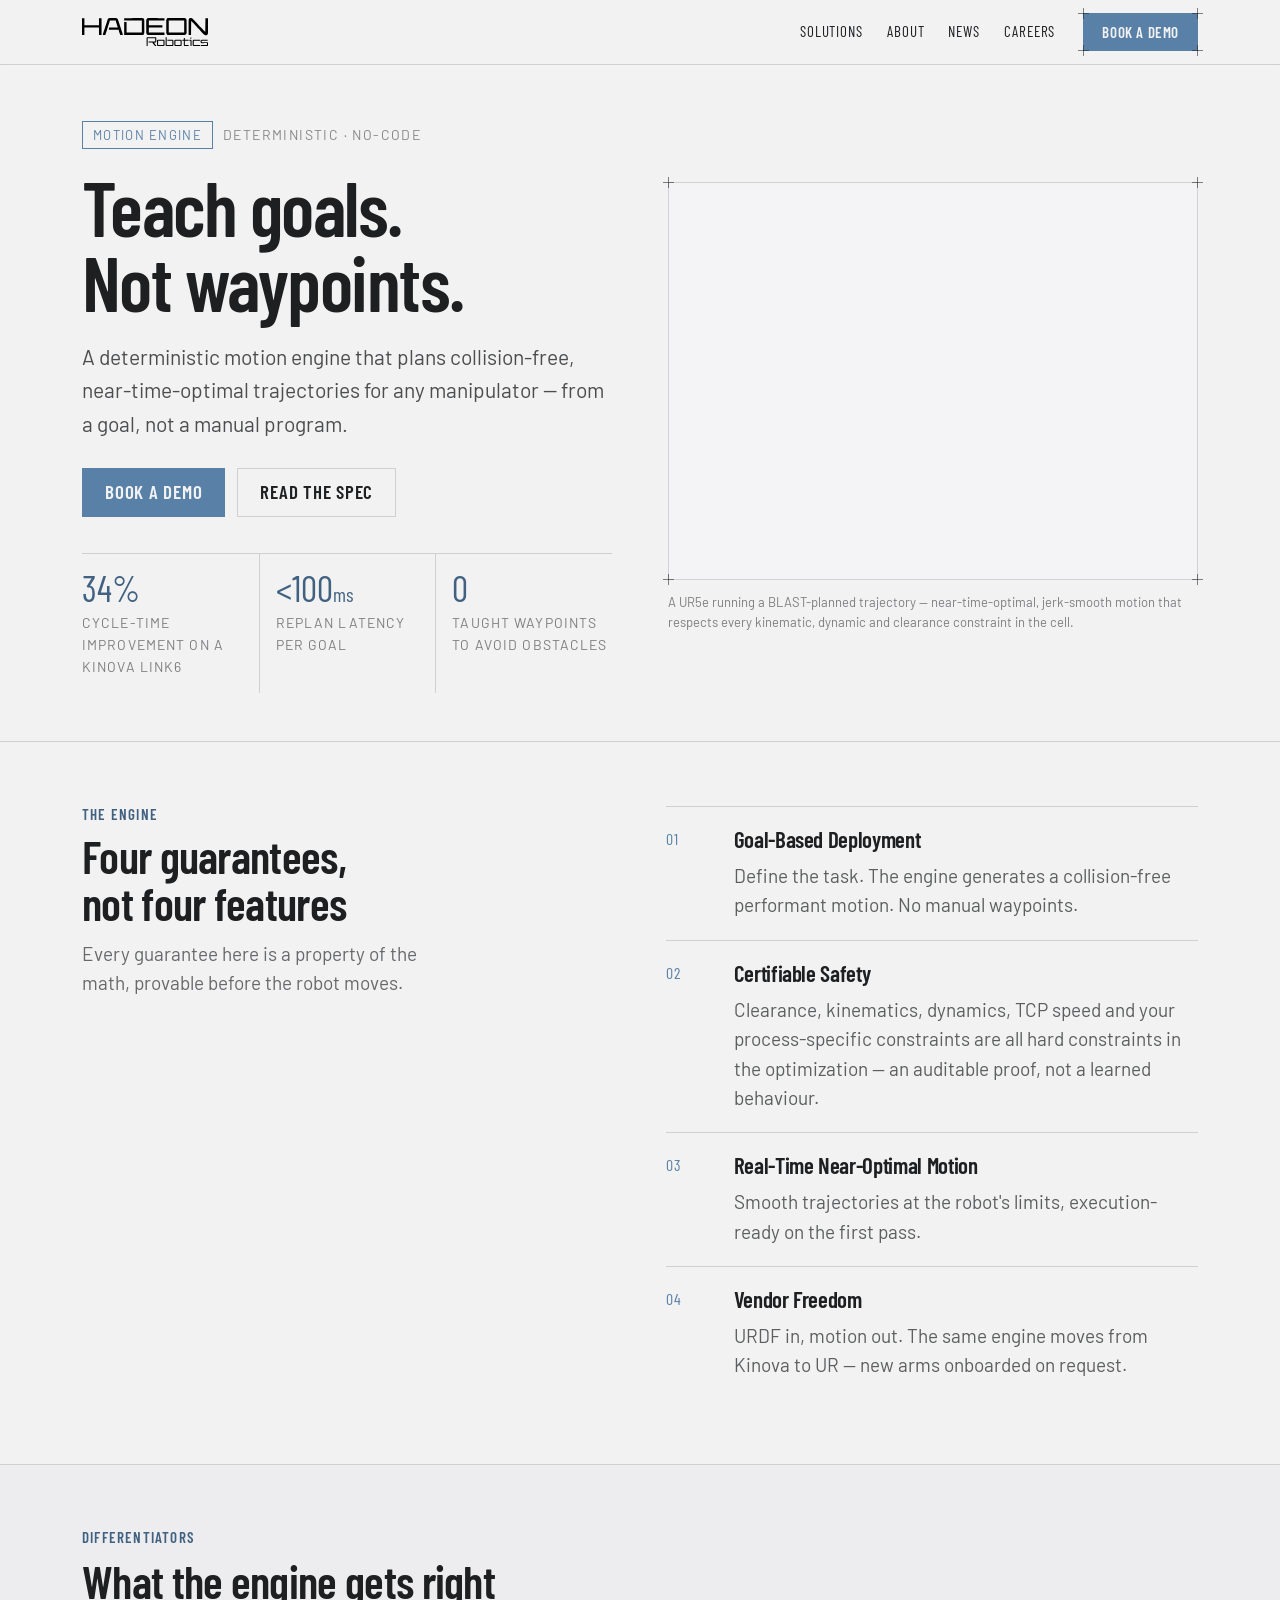
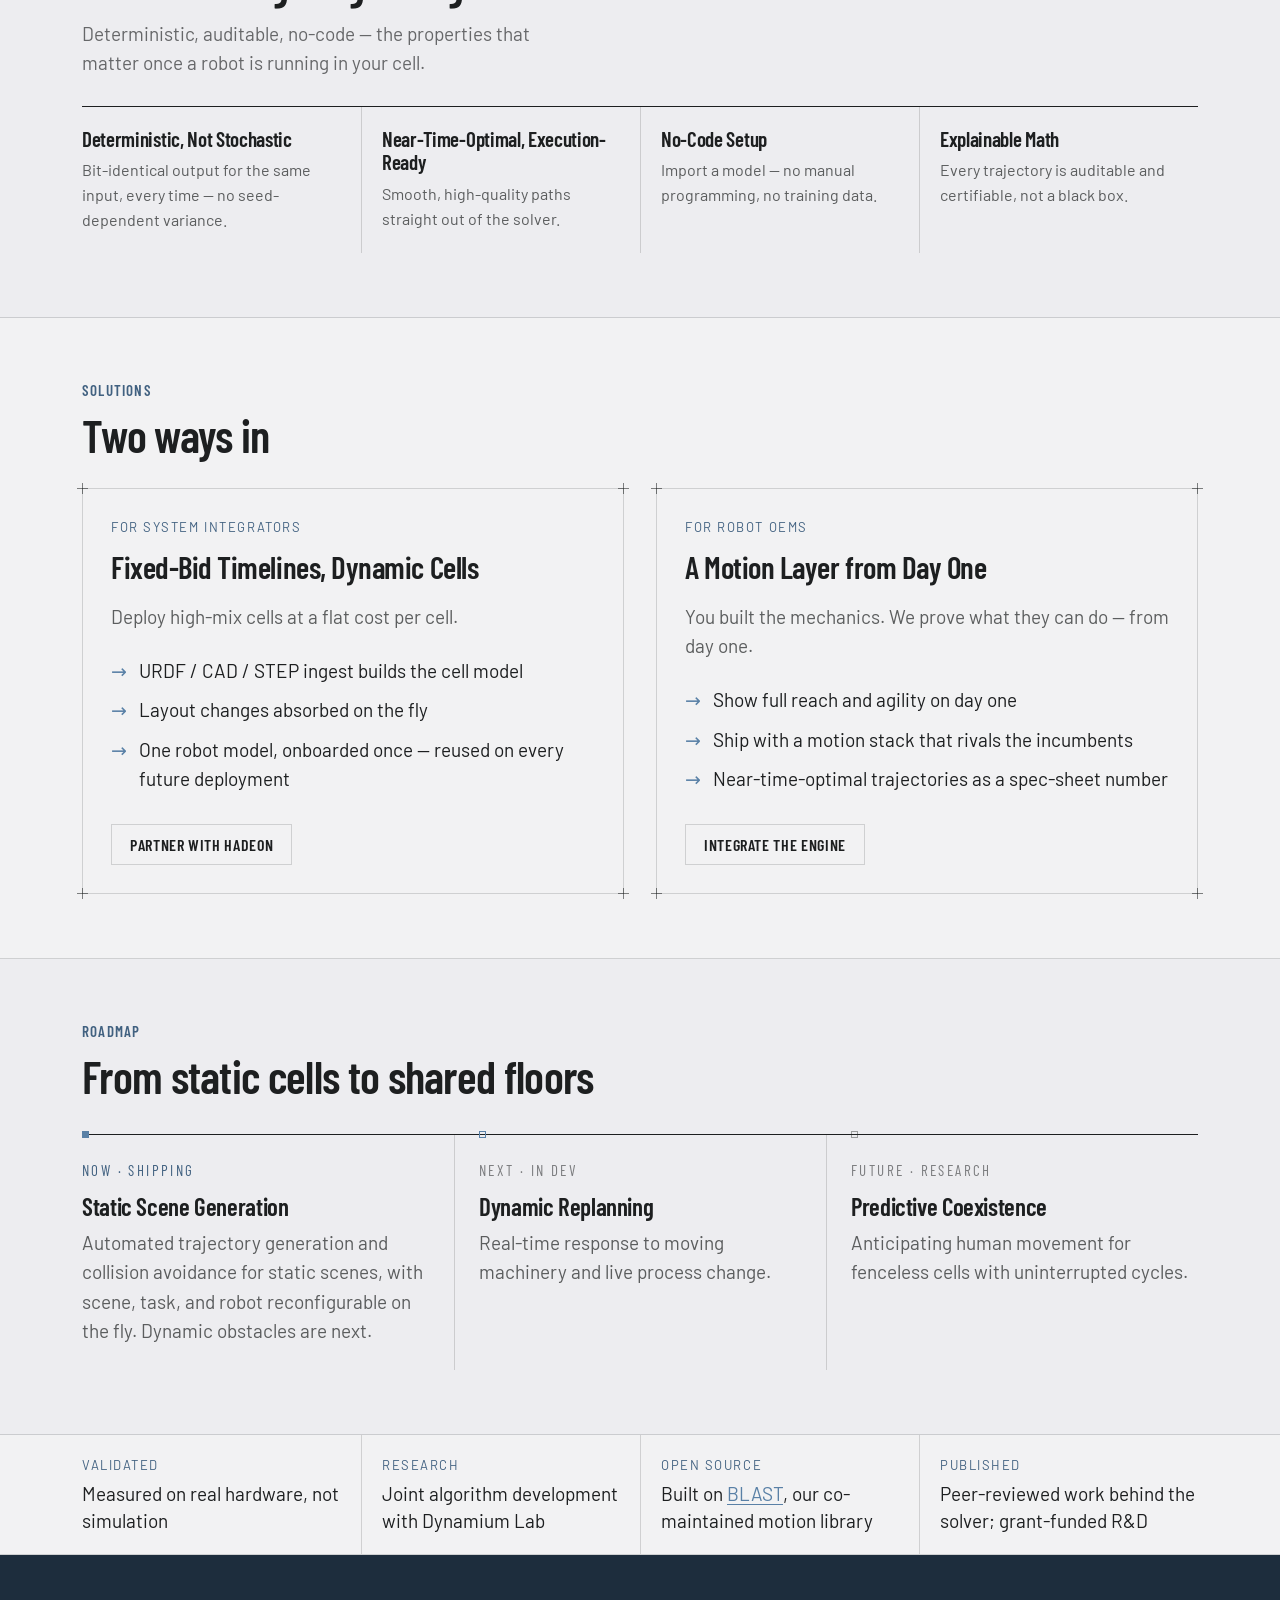
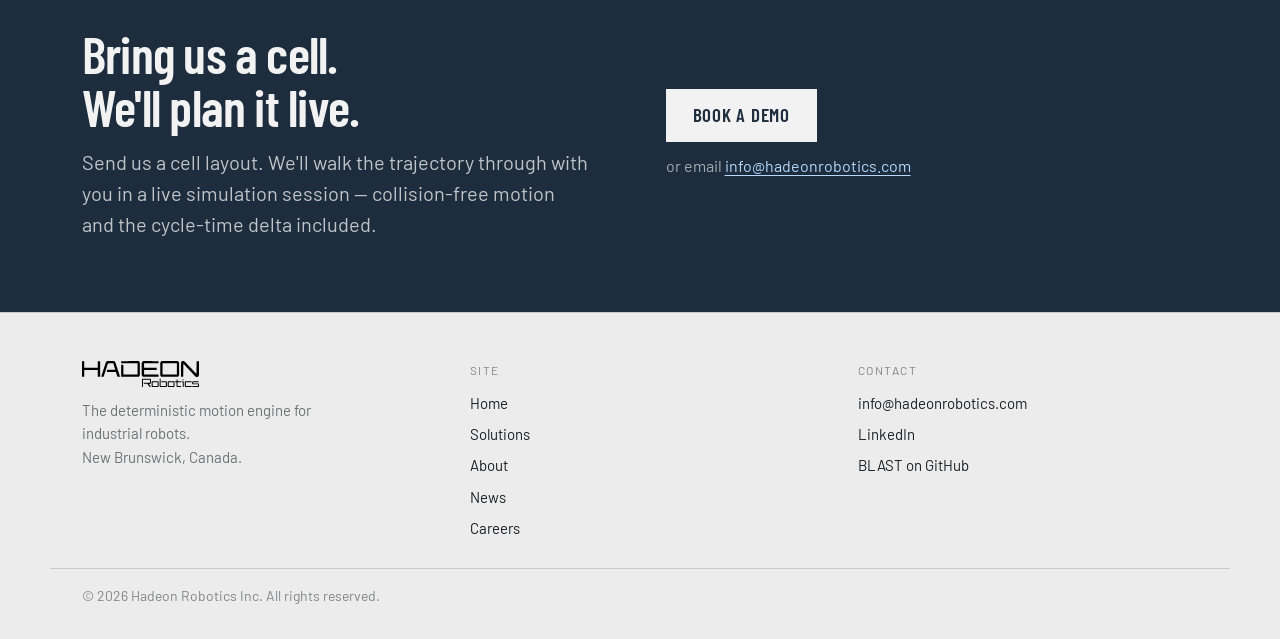
<file: index.html>
<!DOCTYPE html>
<html lang="en">
<head>
    <meta charset="UTF-8">
    <meta name="viewport" content="width=device-width, initial-scale=1.0, viewport-fit=cover">
    <meta name="theme-color" content="#f2f2f3">
    <meta name="apple-mobile-web-app-capable" content="yes">
    <title>Hadeon Robotics | The Motion Engine</title>

    <link rel="icon" type="image/svg+xml" href="/images/HadeonLogo.svg">
    <link rel="apple-touch-icon" href="/images/HadeonLogo.svg">

    <link rel="preconnect" href="https://fonts.googleapis.com">
    <link rel="preconnect" href="https://fonts.gstatic.com" crossorigin>
    <link rel="stylesheet" href="/css/styles.css">
</head>
<body data-page="home">
<div id="nav-mount"></div>

<main>

  <section style="border-bottom:1px solid var(--color-divider)">
    <div class="container" style="padding-top:56px;padding-bottom:48px;display:grid;grid-template-columns:repeat(auto-fit,minmax(min(100%,340px),1fr));gap:clamp(32px,5vw,56px);align-items:center">
      <div>
        <div style="display:flex;align-items:center;gap:10px;margin-bottom:20px">
          <span class="tag tag-outline" style="letter-spacing:0.1em;text-transform:uppercase;white-space:nowrap">Motion engine</span>
          <span style="font-size:14px;letter-spacing:0.1em;text-transform:uppercase;color:color-mix(in srgb, var(--color-text) 50%, transparent)">Deterministic · No-code</span>
        </div>
        <h1 style="font-size:clamp(52px,6vw,84px);line-height:0.98;letter-spacing:-0.02em;margin:0 0 20px">Teach goals.<br>Not waypoints.</h1>
        <p style="font-size:21px;line-height:1.6;max-width:44ch;margin:0 0 28px;color:color-mix(in srgb, var(--color-text) 78%, transparent)">A deterministic motion engine that plans collision-free, near-time-optimal trajectories for any manipulator — from a goal, not a manual program.</p>
        <div style="display:flex;gap:12px;flex-wrap:wrap;margin-bottom:36px">
          <a class="btn btn-primary" href="mailto:info@hadeonrobotics.com?subject=Demo%20Request" style="padding:12px 22px;font-size:19px;letter-spacing:0.04em;text-transform:uppercase;white-space:nowrap">
            Book a demo
          </a>
          <a class="btn btn-secondary" href="/solutions.html" style="padding:12px 22px;font-size:19px;letter-spacing:0.04em;text-transform:uppercase;white-space:nowrap">Read the spec</a>
        </div>
        <div class="divider-grid" style="grid-template-columns:repeat(auto-fit,minmax(min(50%,110px),1fr));border-top:1px solid var(--color-divider);--gap-pad:16px">
          <div>
            <div style="font-family:var(--font-heading);font-size:36px;line-height:1;color:var(--color-accent-700)">34%</div>
            <div style="font-size:14px;letter-spacing:0.08em;text-transform:uppercase;color:color-mix(in srgb, var(--color-text) 55%, transparent);margin-top:6px">Cycle-time improvement on a Kinova Link6</div>
          </div>
          <div>
            <div style="font-family:var(--font-heading);font-size:36px;line-height:1;color:var(--color-accent-700)">&lt;100<span style="font-size:20px">ms</span></div>
            <div style="font-size:14px;letter-spacing:0.08em;text-transform:uppercase;color:color-mix(in srgb, var(--color-text) 55%, transparent);margin-top:6px">Replan latency<br>per goal</div>
          </div>
          <div>
            <div style="font-family:var(--font-heading);font-size:36px;line-height:1;color:var(--color-accent-700)">0</div>
            <div style="font-size:14px;letter-spacing:0.08em;text-transform:uppercase;color:color-mix(in srgb, var(--color-text) 55%, transparent);margin-top:6px">Taught waypoints<br>to avoid obstacles</div>
          </div>
        </div>
      </div>

      <!-- Interactive live planner (js/hero.js, js/blast-solver.js, js/wasm/) is
           parked for now — the WASM/JS solver's default convergence isn't clean
           enough to ship yet. Video only until that's resolved; the markup below
           intentionally omits #hero-sim-panel/#hero-try so hero.js's canvas guard
           (`if (!canvas) return`) makes it a no-op without deleting that work. -->
      <figure class="hero-figure">
        <div class="blueprint">
          <div class="hero-canvas-wrap">
            <video autoplay loop muted playsinline preload="metadata" style="display:block;width:100%;height:100%;object-fit:cover">
              <source src="videos/robot-motion-silent-loop-compressed.mp4" type="video/mp4">
            </video>
          </div>
          <i class="corner tl"></i><i class="corner tr"></i><i class="corner bl"></i><i class="corner br"></i>
        </div>
        <figcaption style="margin-top:12px">
          <span>A UR5e running a BLAST-planned trajectory — near-time-optimal, jerk-smooth motion that respects every kinematic, dynamic and clearance constraint in the cell.</span>
        </figcaption>
      </figure>
    </div>
  </section>

  <section style="border-bottom:1px solid var(--color-divider)">
    <div class="container" style="padding-top:64px;padding-bottom:64px">
      <div style="display:grid;grid-template-columns:repeat(auto-fit,minmax(min(100%,280px),1fr));gap:clamp(28px,4vw,56px);align-items:start">
        <div>
          <h6 style="color:var(--color-accent-700);margin:0 0 10px">The Engine</h6>
          <h2 style="font-size:46px;line-height:1.02;margin:0 0 12px">Four guarantees,<br>not four features</h2>
          <p style="font-size:19px;color:color-mix(in srgb, var(--color-text) 65%, transparent);max-width:32ch">Every guarantee here is a property of the math, provable before the robot moves.</p>
        </div>
        <div style="border-top:1px solid var(--color-divider)">
          <div style="display:grid;grid-template-columns:44px minmax(0,1fr);gap:16px 24px;padding:20px 0;border-bottom:1px solid var(--color-divider)">
            <span style="font-family:var(--font-heading);font-size:16px;color:var(--color-accent);letter-spacing:0.08em">01</span>
            <div>
              <h4 style="margin:0 0 8px;font-size:23px">Goal-Based Deployment</h4>
              <p style="margin:0;font-size:19px;color:color-mix(in srgb, var(--color-text) 70%, transparent)">Define the task. The engine generates a collision-free performant motion. No manual waypoints.</p>
            </div>
          </div>
          <div style="display:grid;grid-template-columns:44px minmax(0,1fr);gap:16px 24px;padding:20px 0;border-bottom:1px solid var(--color-divider)">
            <span style="font-family:var(--font-heading);font-size:16px;color:var(--color-accent);letter-spacing:0.08em">02</span>
            <div>
              <h4 style="margin:0 0 8px;font-size:23px">Certifiable Safety</h4>
              <p style="margin:0;font-size:19px;color:color-mix(in srgb, var(--color-text) 70%, transparent)">Clearance, kinematics, dynamics, TCP speed and your process-specific constraints are all hard constraints in the optimization — an auditable proof, not a learned behaviour.</p>
            </div>
          </div>
          <div style="display:grid;grid-template-columns:44px minmax(0,1fr);gap:16px 24px;padding:20px 0;border-bottom:1px solid var(--color-divider)">
            <span style="font-family:var(--font-heading);font-size:16px;color:var(--color-accent);letter-spacing:0.08em">03</span>
            <div>
              <h4 style="margin:0 0 8px;font-size:23px">Real-Time Near-Optimal Motion</h4>
              <p style="margin:0;font-size:19px;color:color-mix(in srgb, var(--color-text) 70%, transparent)">Smooth trajectories at the robot's limits, execution-ready on the first pass.</p>
            </div>
          </div>
          <div style="display:grid;grid-template-columns:44px minmax(0,1fr);gap:16px 24px;padding:20px 0">
            <span style="font-family:var(--font-heading);font-size:16px;color:var(--color-accent);letter-spacing:0.08em">04</span>
            <div>
              <h4 style="margin:0 0 8px;font-size:23px">Vendor Freedom</h4>
              <p style="margin:0;font-size:19px;color:color-mix(in srgb, var(--color-text) 70%, transparent)">URDF in, motion out. The same engine moves from Kinova to UR — new arms onboarded on request.</p>
            </div>
          </div>
        </div>
      </div>
    </div>
  </section>

  <section style="border-bottom:1px solid var(--color-divider);background:color-mix(in srgb, var(--color-neutral-200) 45%, transparent)">
    <div class="container" style="padding-top:64px;padding-bottom:64px">
      <h6 style="color:var(--color-accent-700);margin:0 0 10px">Differentiators</h6>
      <h2 style="font-size:46px;margin:0 0 12px">What the engine gets right</h2>
      <p style="margin:0 0 28px;font-size:19px;max-width:44ch;color:color-mix(in srgb, var(--color-text) 65%, transparent)">Deterministic, auditable, no-code — the properties that matter once a robot is running in your cell.</p>
      <div class="divider-grid" style="grid-template-columns:repeat(auto-fit,minmax(min(100%,220px),1fr));border-top:1px solid var(--color-text)">
        <div>
          <h4 style="margin:0 0 8px;font-size:21px">Deterministic, Not Stochastic</h4>
          <p style="margin:0;font-size:16px;color:color-mix(in srgb, var(--color-text) 70%, transparent)">Bit-identical output for the same input, every time — no seed-dependent variance.</p>
        </div>
        <div>
          <h4 style="margin:0 0 8px;font-size:21px">Near-Time-Optimal, Execution-Ready</h4>
          <p style="margin:0;font-size:16px;color:color-mix(in srgb, var(--color-text) 70%, transparent)">Smooth, high-quality paths straight out of the solver.</p>
        </div>
        <div>
          <h4 style="margin:0 0 8px;font-size:21px">No-Code Setup</h4>
          <p style="margin:0;font-size:16px;color:color-mix(in srgb, var(--color-text) 70%, transparent)">Import a model — no manual programming, no training data.</p>
        </div>
        <div>
          <h4 style="margin:0 0 8px;font-size:21px">Explainable Math</h4>
          <p style="margin:0;font-size:16px;color:color-mix(in srgb, var(--color-text) 70%, transparent)">Every trajectory is auditable and certifiable, not a black box.</p>
        </div>
      </div>
    </div>
  </section>

  <section style="border-bottom:1px solid var(--color-divider)">
    <div class="container" style="padding-top:64px;padding-bottom:64px">
      <h6 style="color:var(--color-accent-700);margin:0 0 10px">Solutions</h6>
      <h2 style="font-size:46px;margin:0 0 28px">Two ways in</h2>
      <div style="display:grid;grid-template-columns:repeat(auto-fit,minmax(320px,1fr));gap:32px">
        <div class="card blueprint" style="padding:28px">
          <div style="font-size:13px;letter-spacing:0.12em;text-transform:uppercase;color:var(--color-accent-700)">For system integrators</div>
          <h3 style="margin:6px 0 10px;font-size:31px">Fixed-Bid Timelines, Dynamic Cells</h3>
          <p style="margin:0 0 18px;font-size:19px;color:color-mix(in srgb, var(--color-text) 70%, transparent)">Deploy high-mix cells at a flat cost per cell.</p>
          <ul style="list-style:none;padding:0;margin:0 0 24px;display:flex;flex-direction:column;gap:10px;font-size:19px">
            <li style="display:flex;gap:12px"><span style="color:var(--color-accent);font-family:var(--font-heading)">→</span><span>URDF / CAD / STEP ingest builds the cell model</span></li>
            <li style="display:flex;gap:12px"><span style="color:var(--color-accent);font-family:var(--font-heading)">→</span><span>Layout changes absorbed on the fly</span></li>
            <li style="display:flex;gap:12px"><span style="color:var(--color-accent);font-family:var(--font-heading)">→</span><span>One robot model, onboarded once — reused on every future deployment</span></li>
          </ul>
          <a class="btn btn-secondary" href="mailto:info@hadeonrobotics.com?subject=Integrator%20Partnership%20Inquiry" style="margin-top:auto;align-self:flex-start;padding:10px 18px;font-size:16px;letter-spacing:0.04em;text-transform:uppercase;white-space:nowrap">Partner with Hadeon</a>
          <i class="corner tl"></i><i class="corner tr"></i><i class="corner bl"></i><i class="corner br"></i>
        </div>
        <div class="card blueprint" style="padding:28px">
          <div style="font-size:13px;letter-spacing:0.12em;text-transform:uppercase;color:var(--color-accent-700)">For robot OEMs</div>
          <h3 style="margin:6px 0 10px;font-size:31px">A Motion Layer from Day One</h3>
          <p style="margin:0 0 18px;font-size:19px;color:color-mix(in srgb, var(--color-text) 70%, transparent)">You built the mechanics. We prove what they can do — from day one.</p>
          <ul style="list-style:none;padding:0;margin:0 0 24px;display:flex;flex-direction:column;gap:10px;font-size:19px">
            <li style="display:flex;gap:12px"><span style="color:var(--color-accent);font-family:var(--font-heading)">→</span><span>Show full reach and agility on day one</span></li>
            <li style="display:flex;gap:12px"><span style="color:var(--color-accent);font-family:var(--font-heading)">→</span><span>Ship with a motion stack that rivals the incumbents</span></li>
            <li style="display:flex;gap:12px"><span style="color:var(--color-accent);font-family:var(--font-heading)">→</span><span>Near-time-optimal trajectories as a spec-sheet number</span></li>
          </ul>
          <a class="btn btn-secondary" href="mailto:info@hadeonrobotics.com?subject=OEM%20Partnership%20Inquiry" style="margin-top:auto;align-self:flex-start;padding:10px 18px;font-size:16px;letter-spacing:0.04em;text-transform:uppercase;white-space:nowrap">Integrate the engine</a>
          <i class="corner tl"></i><i class="corner tr"></i><i class="corner bl"></i><i class="corner br"></i>
        </div>
      </div>
    </div>
  </section>

  <section style="border-bottom:1px solid var(--color-divider);background:color-mix(in srgb, var(--color-neutral-200) 45%, transparent)">
    <div class="container" style="padding-top:64px;padding-bottom:64px">
      <h6 style="color:var(--color-accent-700);margin:0 0 10px">Roadmap</h6>
      <h2 style="font-size:46px;margin:0 0 32px">From static cells to shared floors</h2>
      <div class="divider-grid" style="grid-template-columns:repeat(auto-fit,minmax(min(100%,250px),1fr));border-top:1px solid var(--color-text);--gap-pad:24px">
        <div style="position:relative;--dot-x:0">
          <div style="position:absolute;top:-4px;left:var(--dot-x);width:7px;height:7px;background:var(--color-accent)"></div>
          <div style="font-family:var(--font-heading);font-size:15px;letter-spacing:0.16em;color:var(--color-accent-700);margin-bottom:10px">NOW · SHIPPING</div>
          <h4 style="margin:0 0 8px;font-size:25px">Static Scene Generation</h4>
          <p style="margin:0;font-size:19px;color:color-mix(in srgb, var(--color-text) 70%, transparent)">Automated trajectory generation and collision avoidance for static scenes, with scene, task, and robot reconfigurable on the fly. Dynamic obstacles are next.</p>
        </div>
        <div style="position:relative;--dot-x:24px">
          <div style="position:absolute;top:-4px;left:var(--dot-x);width:7px;height:7px;border:1px solid var(--color-accent)"></div>
          <div style="font-family:var(--font-heading);font-size:15px;letter-spacing:0.16em;color:color-mix(in srgb, var(--color-text) 55%, transparent);margin-bottom:10px">NEXT · IN DEV</div>
          <h4 style="margin:0 0 8px;font-size:25px">Dynamic Replanning</h4>
          <p style="margin:0;font-size:19px;color:color-mix(in srgb, var(--color-text) 70%, transparent)">Real-time response to moving machinery and live process change.</p>
        </div>
        <div style="position:relative;--dot-x:24px">
          <div style="position:absolute;top:-4px;left:var(--dot-x);width:7px;height:7px;border:1px solid color-mix(in srgb, var(--color-text) 40%, transparent)"></div>
          <div style="font-family:var(--font-heading);font-size:15px;letter-spacing:0.16em;color:color-mix(in srgb, var(--color-text) 55%, transparent);margin-bottom:10px">FUTURE · RESEARCH</div>
          <h4 style="margin:0 0 8px;font-size:25px">Predictive Coexistence</h4>
          <p style="margin:0;font-size:19px;color:color-mix(in srgb, var(--color-text) 70%, transparent)">Anticipating human movement for fenceless cells with uninterrupted cycles.</p>
        </div>
      </div>
    </div>
  </section>

  <section style="border-bottom:1px solid var(--color-divider)">
    <div class="container divider-grid" style="grid-template-columns:repeat(auto-fit,minmax(min(100%,210px),1fr))">
      <div>
        <div style="font-size:13px;letter-spacing:0.12em;text-transform:uppercase;color:var(--color-accent-700);margin-bottom:6px">Validated</div>
        <div style="font-size:19px;line-height:1.4">Measured on real hardware, not simulation</div>
      </div>
      <div>
        <div style="font-size:13px;letter-spacing:0.12em;text-transform:uppercase;color:var(--color-accent-700);margin-bottom:6px">Research</div>
        <div style="font-size:19px;line-height:1.4">Joint algorithm development with Dynamium Lab</div>
      </div>
      <div>
        <div style="font-size:13px;letter-spacing:0.12em;text-transform:uppercase;color:var(--color-accent-700);margin-bottom:6px">Open source</div>
        <div style="font-size:19px;line-height:1.4">Built on <a href="https://github.com/Dynamium-Lab/blast" target="_blank" rel="noopener">BLAST</a>, our co-maintained motion library</div>
      </div>
      <div>
        <div style="font-size:13px;letter-spacing:0.12em;text-transform:uppercase;color:var(--color-accent-700);margin-bottom:6px">Published</div>
        <div style="font-size:19px;line-height:1.4">Peer-reviewed work behind the solver; grant-funded R&amp;D</div>
      </div>
    </div>
  </section>

  <section style="background:var(--color-accent-900);color:var(--color-bg)">
    <div class="container" style="padding-top:72px;padding-bottom:72px;display:grid;grid-template-columns:repeat(auto-fit,minmax(min(100%,300px),1fr));gap:clamp(28px,4vw,56px);align-items:center">
      <div>
        <h2 style="font-size:52px;line-height:1.02;margin:0 0 14px;color:var(--color-bg)">Bring us a cell.<br>We'll plan it live.</h2>
        <p style="margin:0;font-size:20px;color:color-mix(in srgb, #ffffff 72%, transparent);max-width:46ch">Send us a cell layout. We'll walk the trajectory through with you in a live simulation session — collision-free motion and the cycle-time delta included.</p>
      </div>
      <div style="display:flex;flex-direction:column;gap:12px;align-items:flex-start">
        <a class="btn" href="mailto:info@hadeonrobotics.com?subject=Demo%20Request" style="background:var(--color-bg);color:var(--color-accent-900);border-color:var(--color-bg);padding:14px 26px;font-size:19px;letter-spacing:0.04em;text-transform:uppercase;white-space:nowrap">
          Book a demo
        </a>
        <span style="font-size:16px;color:color-mix(in srgb, #ffffff 60%, transparent)">or email <a href="mailto:info@hadeonrobotics.com" style="color:var(--color-accent-300)">info@hadeonrobotics.com</a></span>
      </div>
    </div>
  </section>

</main>

<div id="footer-mount"></div>
<script src="/js/components.js"></script>
<script src="/js/hero.js"></script>
</body>
</html>
</file>
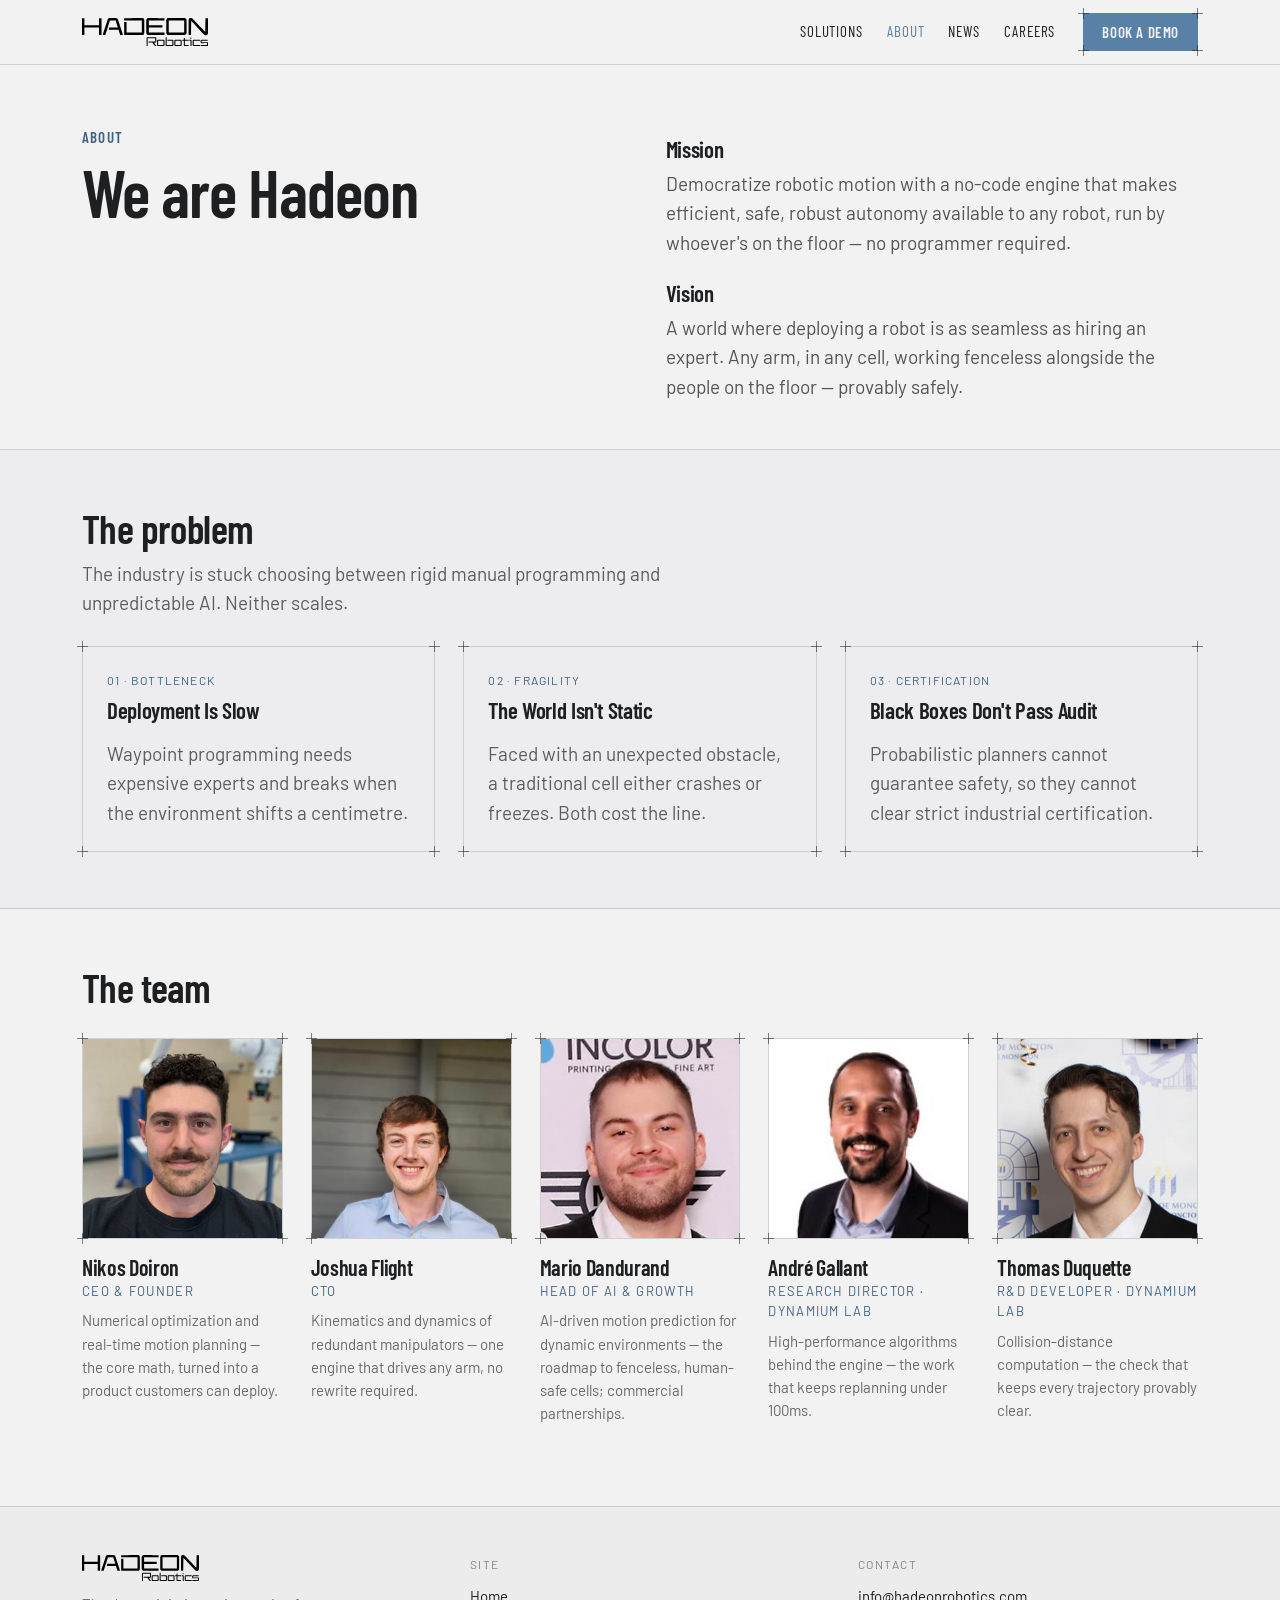
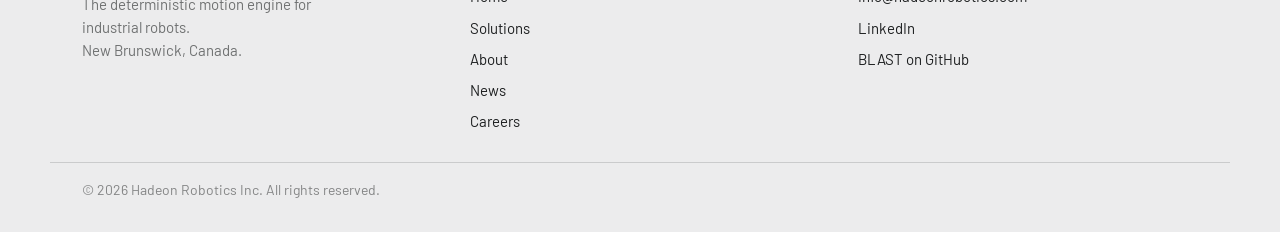
<file: about.html>
<!DOCTYPE html>
<html lang="en">
<head>
    <meta charset="UTF-8">
    <meta name="viewport" content="width=device-width, initial-scale=1.0, viewport-fit=cover">
    <meta name="theme-color" content="#f2f2f3">
    <meta name="apple-mobile-web-app-capable" content="yes">
    <title>About Us | Hadeon Robotics</title>
    <link rel="icon" type="image/svg+xml" href="/images/HadeonLogo.svg">
    <link rel="apple-touch-icon" href="/images/HadeonLogo.svg">
    <link rel="preconnect" href="https://fonts.googleapis.com">
    <link rel="preconnect" href="https://fonts.gstatic.com" crossorigin>
    <link rel="stylesheet" href="/css/styles.css">
</head>
<body data-page="about">
<div id="nav-mount"></div>

<main>
  <section style="border-bottom:1px solid var(--color-divider)">
    <div class="container" style="padding:64px clamp(20px,4vw,32px) 48px;display:grid;grid-template-columns:repeat(auto-fit,minmax(min(100%,300px),1fr));gap:clamp(28px,4vw,56px)">
      <div>
        <h6 style="color:var(--color-accent-700);margin:0 0 12px">About</h6>
        <h1 style="font-size:clamp(44px,5.2vw,68px);line-height:1;margin:0">We are Hadeon</h1>
      </div>
      <div style="display:flex;flex-direction:column;gap:24px;padding-top:8px">
        <div>
          <h4 style="margin:0 0 6px;font-size:23px">Mission</h4>
          <p style="margin:0;font-size:19px;color:color-mix(in srgb, var(--color-text) 75%, transparent)">Democratize robotic motion with a no-code engine that makes efficient, safe, robust autonomy available to any robot, run by whoever's on the floor — no programmer required.</p>
        </div>
        <div>
          <h4 style="margin:0 0 6px;font-size:23px">Vision</h4>
          <p style="margin:0;font-size:19px;color:color-mix(in srgb, var(--color-text) 75%, transparent)">A world where deploying a robot is as seamless as hiring an expert. Any arm, in any cell, working fenceless alongside the people on the floor — provably safely.</p>
        </div>
      </div>
    </div>
  </section>

  <section style="border-bottom:1px solid var(--color-divider);background:color-mix(in srgb, var(--color-neutral-200) 45%, transparent)">
    <div class="container" style="padding:56px clamp(20px,4vw,32px)">
      <h2 style="font-size:40px;margin:0 0 8px">The problem</h2>
      <p style="margin:0 0 28px;font-size:19px;max-width:60ch;color:color-mix(in srgb, var(--color-text) 70%, transparent)">The industry is stuck choosing between rigid manual programming and unpredictable AI. Neither scales.</p>
      <div style="display:grid;grid-template-columns:repeat(auto-fit,minmax(260px,1fr));gap:28px">
        <div class="card blueprint" style="padding:24px">
          <div class="card-kicker">01 · Bottleneck</div>
          <h4 style="margin:2px 0 8px;font-size:23px">Deployment Is Slow</h4>
          <p style="margin:0;font-size:19px;color:color-mix(in srgb, var(--color-text) 70%, transparent)">Waypoint programming needs expensive experts and breaks when the environment shifts a centimetre.</p>
          <i class="corner tl"></i><i class="corner tr"></i><i class="corner bl"></i><i class="corner br"></i>
        </div>
        <div class="card blueprint" style="padding:24px">
          <div class="card-kicker">02 · Fragility</div>
          <h4 style="margin:2px 0 8px;font-size:23px">The World Isn't Static</h4>
          <p style="margin:0;font-size:19px;color:color-mix(in srgb, var(--color-text) 70%, transparent)">Faced with an unexpected obstacle, a traditional cell either crashes or freezes. Both cost the line.</p>
          <i class="corner tl"></i><i class="corner tr"></i><i class="corner bl"></i><i class="corner br"></i>
        </div>
        <div class="card blueprint" style="padding:24px">
          <div class="card-kicker">03 · Certification</div>
          <h4 style="margin:2px 0 8px;font-size:23px">Black Boxes Don't Pass Audit</h4>
          <p style="margin:0;font-size:19px;color:color-mix(in srgb, var(--color-text) 70%, transparent)">Probabilistic planners cannot guarantee safety, so they cannot clear strict industrial certification.</p>
          <i class="corner tl"></i><i class="corner tr"></i><i class="corner bl"></i><i class="corner br"></i>
        </div>
      </div>
    </div>
  </section>

  <section>
    <div class="container" style="padding:56px clamp(20px,4vw,32px) 80px">
      <h2 style="font-size:40px;margin:0 0 28px">The team</h2>
      <div class="team-grid">
        <div>
          <div class="blueprint team-photo">
            <img src="/images/nikos_headshot_compressed.jpeg" alt="Nikos Doiron" style="object-position:center bottom">
            <i class="corner tl"></i><i class="corner tr"></i><i class="corner bl"></i><i class="corner br"></i>
          </div>
          <h4 class="team-name">Nikos Doiron</h4>
          <div class="team-role">CEO &amp; Founder</div>
          <p class="team-bio">Numerical optimization and real-time motion planning — the core math, turned into a product customers can deploy.</p>
        </div>
        <div>
          <div class="blueprint team-photo">
            <img src="/images/joshua_headshot_compressed.jpeg" alt="Joshua Flight" style="object-position:center 20%">
            <i class="corner tl"></i><i class="corner tr"></i><i class="corner bl"></i><i class="corner br"></i>
          </div>
          <h4 class="team-name">Joshua Flight</h4>
          <div class="team-role">CTO</div>
          <p class="team-bio">Kinematics and dynamics of redundant manipulators — one engine that drives any arm, no rewrite required.</p>
        </div>
        <div>
          <div class="blueprint team-photo">
            <img src="/images/mario_headshot_compressed.jpeg" alt="Mario Dandurand" style="object-position:center top">
            <i class="corner tl"></i><i class="corner tr"></i><i class="corner bl"></i><i class="corner br"></i>
          </div>
          <h4 class="team-name">Mario Dandurand</h4>
          <div class="team-role">Head of AI &amp; Growth</div>
          <p class="team-bio">AI-driven motion prediction for dynamic environments — the roadmap to fenceless, human-safe cells; commercial partnerships.</p>
        </div>
        <div>
          <div class="blueprint team-photo">
            <img src="/images/andre_headshot_compressed.jpeg" alt="André Gallant" style="object-position:center top">
            <i class="corner tl"></i><i class="corner tr"></i><i class="corner bl"></i><i class="corner br"></i>
          </div>
          <h4 class="team-name">André Gallant</h4>
          <div class="team-role">Research Director · Dynamium Lab</div>
          <p class="team-bio">High-performance algorithms behind the engine — the work that keeps replanning under 100ms.</p>
        </div>
        <div>
          <div class="blueprint team-photo">
            <img src="/images/thomas_headshot_compressed.jpeg" alt="Thomas Duquette" style="object-position:center top">
            <i class="corner tl"></i><i class="corner tr"></i><i class="corner bl"></i><i class="corner br"></i>
          </div>
          <h4 class="team-name">Thomas Duquette</h4>
          <div class="team-role">R&amp;D Developer · Dynamium Lab</div>
          <p class="team-bio">Collision-distance computation — the check that keeps every trajectory provably clear.</p>
        </div>
      </div>
    </div>
  </section>
</main>

<div id="footer-mount"></div>
<script src="/js/components.js"></script>
</body>
</html>
</file>
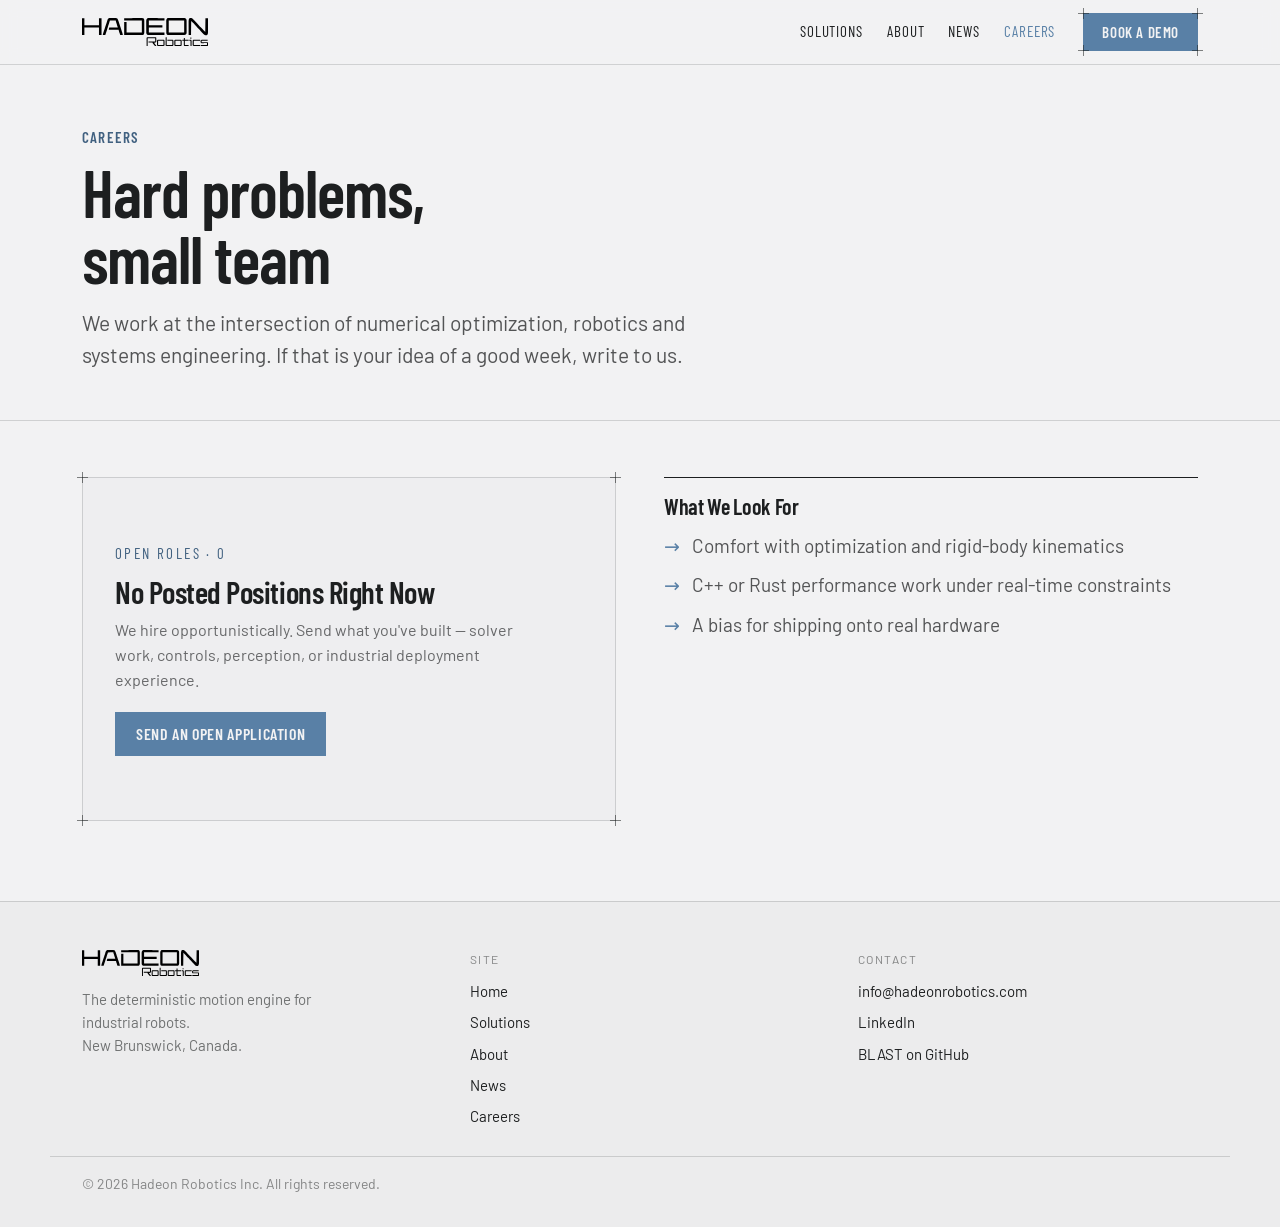
<file: careers.html>
<!DOCTYPE html>
<html lang="en">
<head>
    <meta charset="UTF-8">
    <meta name="viewport" content="width=device-width, initial-scale=1.0, viewport-fit=cover">
    <meta name="theme-color" content="#f2f2f3">
    <meta name="apple-mobile-web-app-capable" content="yes">
    <title>Careers | Hadeon Robotics</title>
    <link rel="icon" type="image/svg+xml" href="/images/HadeonLogo.svg">
    <link rel="apple-touch-icon" href="/images/HadeonLogo.svg">
    <link rel="preconnect" href="https://fonts.googleapis.com">
    <link rel="preconnect" href="https://fonts.gstatic.com" crossorigin>
    <link rel="stylesheet" href="/css/styles.css">
</head>
<body data-page="careers">
<div id="nav-mount"></div>

<main>
  <section style="border-bottom:1px solid var(--color-divider)">
    <div class="container" style="padding:64px clamp(20px,4vw,32px) 48px">
      <h6 style="color:var(--color-accent-700);margin:0 0 12px">Careers</h6>
      <h1 style="font-size:clamp(44px,5.2vw,68px);line-height:1;margin:0 0 16px">Hard problems,<br>small team</h1>
      <p style="font-size:21px;max-width:54ch;margin:0;color:color-mix(in srgb, var(--color-text) 75%, transparent)">We work at the intersection of numerical optimization, robotics and systems engineering. If that is your idea of a good week, write to us.</p>
    </div>
  </section>
  <section>
    <div class="container" style="padding:56px clamp(20px,4vw,32px) 80px;display:grid;grid-template-columns:repeat(auto-fit,minmax(min(100%,280px),1fr));gap:clamp(28px,4vw,48px);align-items:start">
      <div id="jobs-container">
        <div class="blueprint empty-state" style="text-align:left">
          <div class="kicker">Open roles · 0</div>
          <h3>No Posted Positions Right Now</h3>
          <p style="margin:0 0 20px">We hire opportunistically. Send what you've built — solver work, controls, perception, or industrial deployment experience.</p>
          <a class="btn btn-primary" href="mailto:info@hadeonrobotics.com?subject=Open%20Application" style="padding:11px 20px;font-size:16px;letter-spacing:0.04em;text-transform:uppercase;white-space:nowrap">Send an open application</a>
          <i class="corner tl"></i><i class="corner tr"></i><i class="corner bl"></i><i class="corner br"></i>
        </div>
      </div>
      <div style="border-top:1px solid var(--color-text);padding-top:16px">
        <h4 style="margin:0 0 12px;font-size:22px">What We Look For</h4>
        <ul style="list-style:none;padding:0;margin:0;display:flex;flex-direction:column;gap:10px;font-size:19px;color:color-mix(in srgb, var(--color-text) 75%, transparent)">
          <li style="display:flex;gap:12px"><span style="color:var(--color-accent);font-family:var(--font-heading)">→</span><span>Comfort with optimization and rigid-body kinematics</span></li>
          <li style="display:flex;gap:12px"><span style="color:var(--color-accent);font-family:var(--font-heading)">→</span><span>C++ or Rust performance work under real-time constraints</span></li>
          <li style="display:flex;gap:12px"><span style="color:var(--color-accent);font-family:var(--font-heading)">→</span><span>A bias for shipping onto real hardware</span></li>
        </ul>
      </div>
    </div>
  </section>
</main>

<div id="footer-mount"></div>
<script src="/js/components.js"></script>
<script src="/js/careers.js"></script>
</body>
</html>
</file>
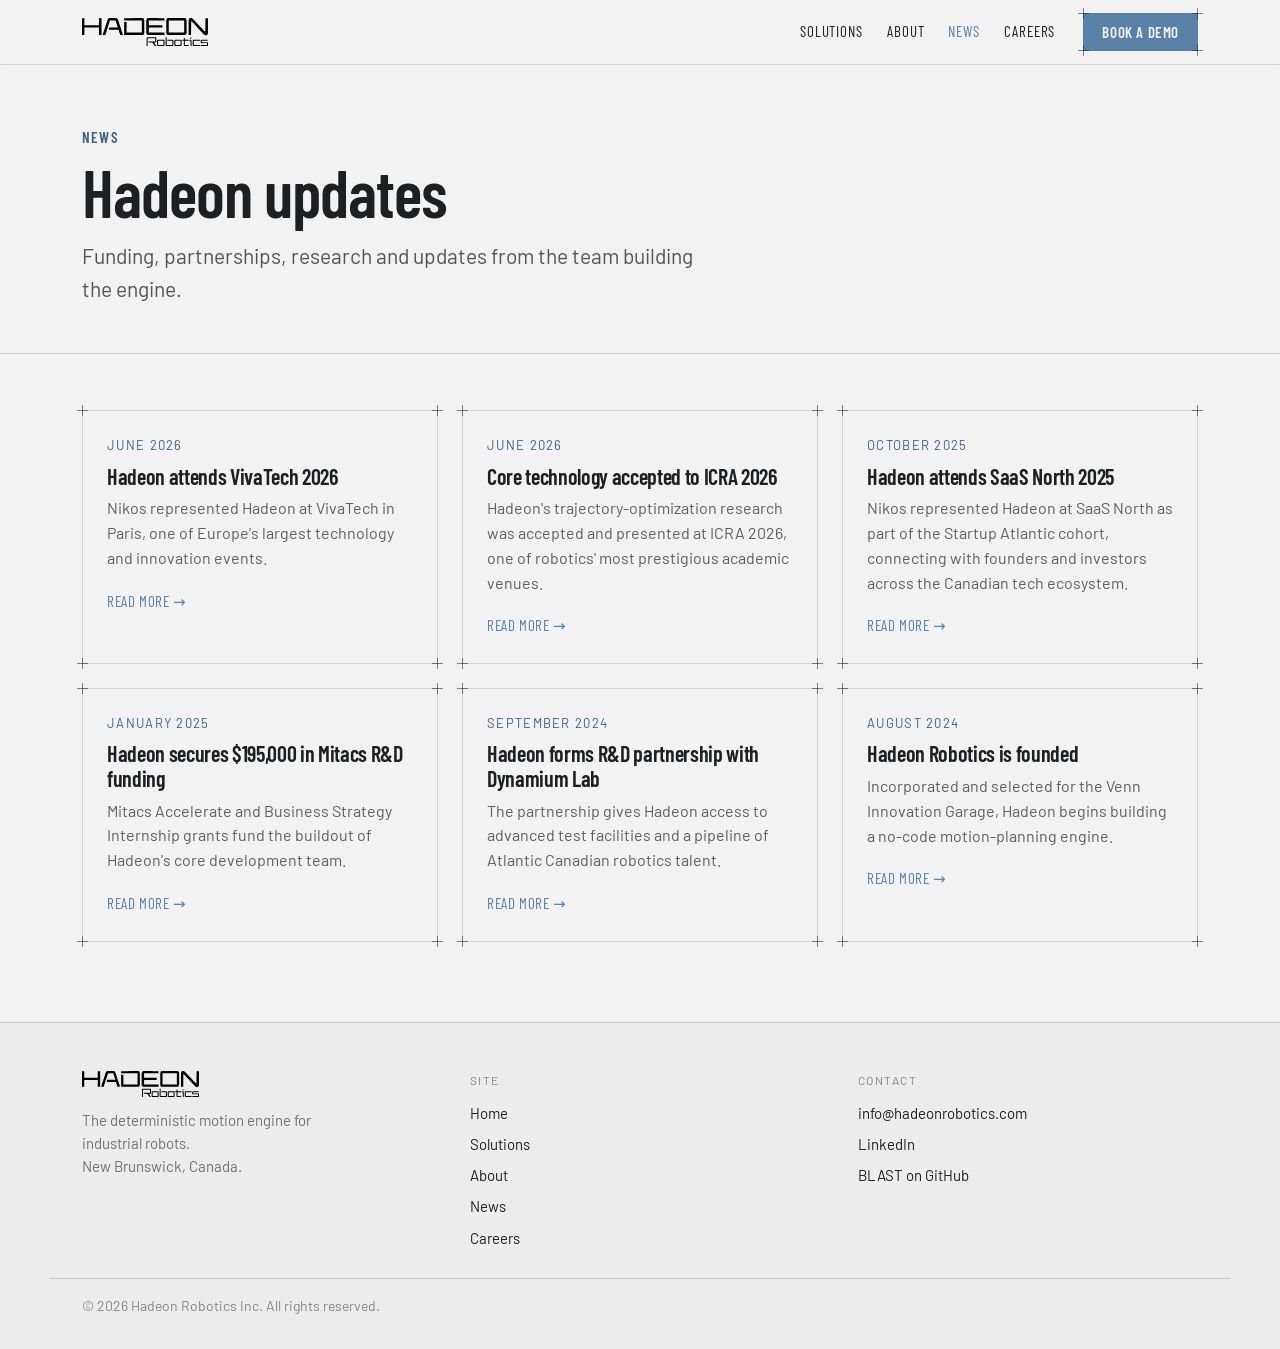
<file: news.html>
<!DOCTYPE html>
<html lang="en">
<head>
    <meta charset="UTF-8">
    <meta name="viewport" content="width=device-width, initial-scale=1.0, viewport-fit=cover">
    <meta name="theme-color" content="#f2f2f3">
    <meta name="apple-mobile-web-app-capable" content="yes">
    <title>News | Hadeon Robotics</title>
    <link rel="icon" type="image/svg+xml" href="/images/HadeonLogo.svg">
    <link rel="apple-touch-icon" href="/images/HadeonLogo.svg">
    <link rel="preconnect" href="https://fonts.googleapis.com">
    <link rel="preconnect" href="https://fonts.gstatic.com" crossorigin>
    <link rel="stylesheet" href="/css/styles.css">
</head>
<body data-page="news">
<div id="nav-mount"></div>

<main>
  <section style="border-bottom:1px solid var(--color-divider)">
    <div class="container" style="padding:64px clamp(20px,4vw,32px) 48px">
      <h6 style="color:var(--color-accent-700);margin:0 0 12px">News</h6>
      <h1 style="font-size:clamp(44px,5.2vw,68px);line-height:1;margin:0 0 16px">Hadeon updates</h1>
      <p style="font-size:21px;max-width:52ch;margin:0;color:color-mix(in srgb, var(--color-text) 75%, transparent)">Funding, partnerships, research and updates from the team building the engine.</p>
    </div>
  </section>
  <section>
    <div class="container" style="padding:56px clamp(20px,4vw,32px) 80px">
      <div id="news-container">
        <div class="blueprint empty-state">
          <div class="kicker">No entries yet</div>
          <h3>First Post Lands with the Benchmark Release</h3>
          <p>We're preparing the Link6 cycle-time write-up. Ask for it early and we'll send it when it's out.</p>
          <a class="btn btn-secondary" href="mailto:info@hadeonrobotics.com?subject=Benchmark%20Write-up" style="padding:10px 20px;font-size:16px;letter-spacing:0.04em;text-transform:uppercase;white-space:nowrap">Request the write-up</a>
          <i class="corner tl"></i><i class="corner tr"></i><i class="corner bl"></i><i class="corner br"></i>
        </div>
      </div>
    </div>
  </section>
</main>

<div id="footer-mount"></div>
<script src="/js/components.js"></script>
<script src="/js/news.js"></script>
</body>
</html>
</file>
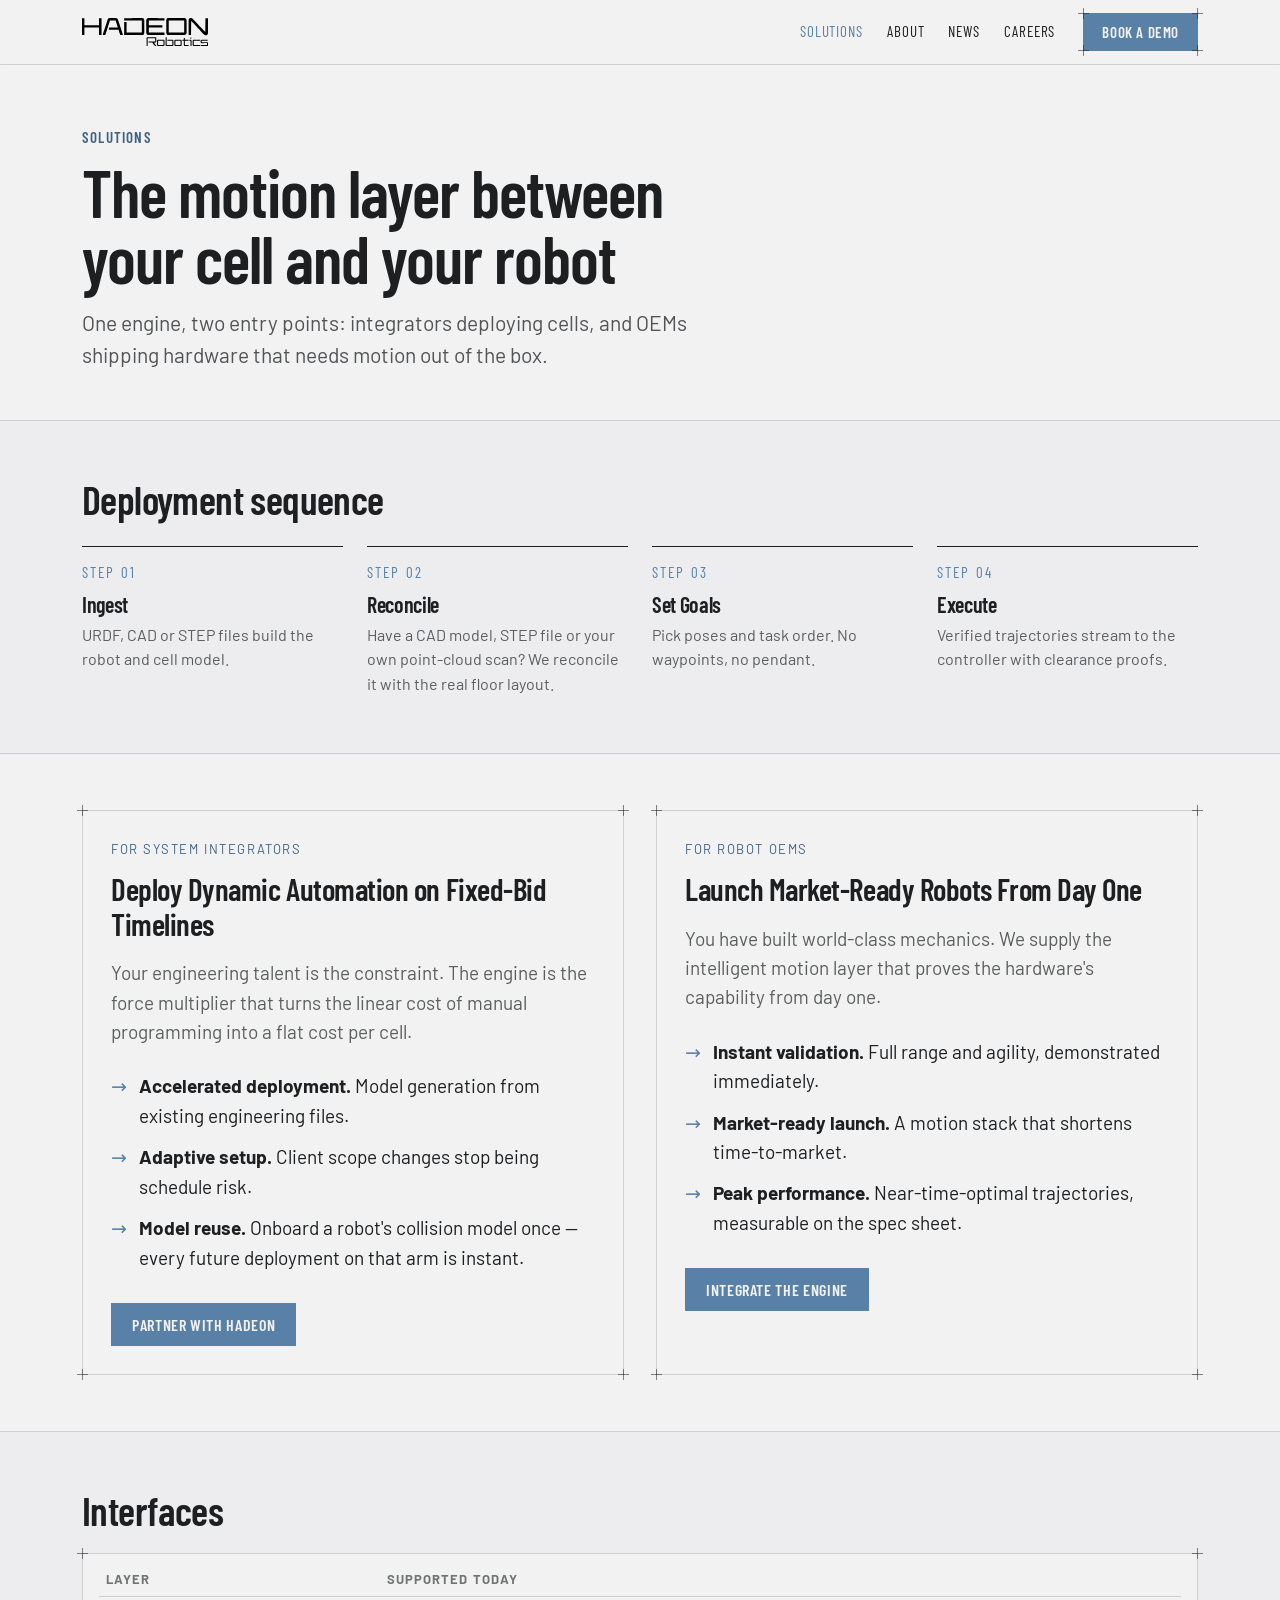
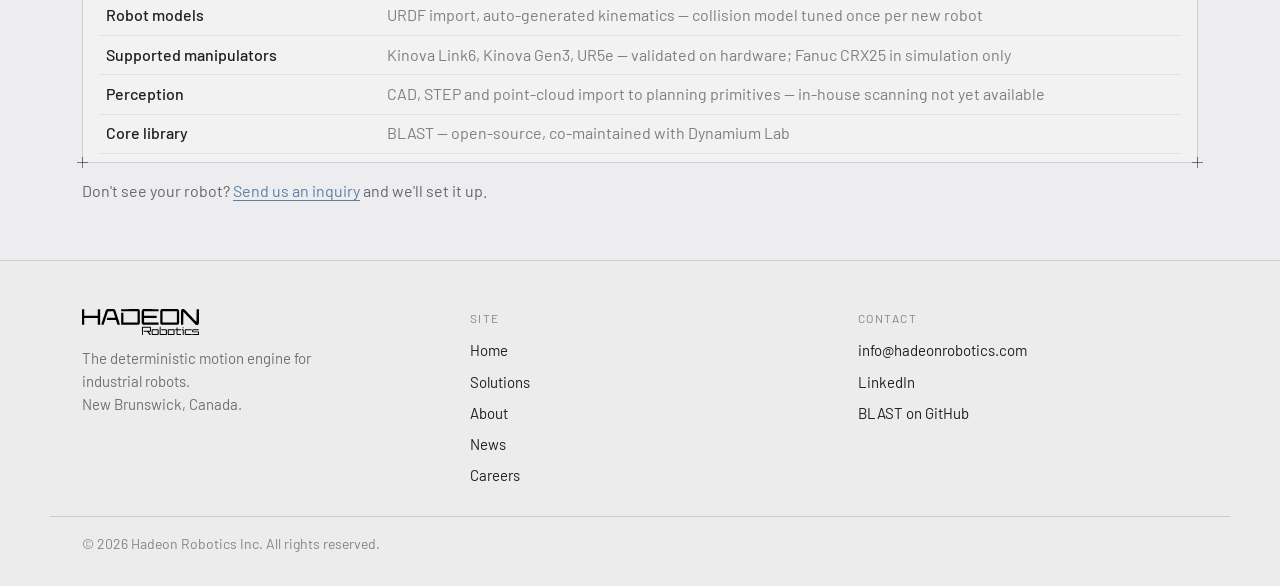
<file: solutions.html>
<!DOCTYPE html>
<html lang="en">
<head>
    <meta charset="UTF-8">
    <meta name="viewport" content="width=device-width, initial-scale=1.0, viewport-fit=cover">
    <meta name="theme-color" content="#f2f2f3">
    <meta name="apple-mobile-web-app-capable" content="yes">
    <title>Solutions & Demos | Hadeon Robotics</title>
    <link rel="icon" type="image/svg+xml" href="/images/HadeonLogo.svg">
    <link rel="apple-touch-icon" href="/images/HadeonLogo.svg">
    <link rel="preconnect" href="https://fonts.googleapis.com">
    <link rel="preconnect" href="https://fonts.gstatic.com" crossorigin>
    <link rel="stylesheet" href="/css/styles.css">
</head>
<body data-page="solutions">
<div id="nav-mount"></div>

<main>
  <section style="border-bottom:1px solid var(--color-divider)">
    <div class="container" style="padding:64px clamp(20px,4vw,32px) 48px">
      <h6 style="color:var(--color-accent-700);margin:0 0 12px">Solutions</h6>
      <h1 style="font-size:clamp(44px,5.2vw,68px);line-height:1;margin:0 0 16px;max-width:20ch">The motion layer between your cell and your robot</h1>
      <p style="font-size:21px;max-width:56ch;margin:0;color:color-mix(in srgb, var(--color-text) 75%, transparent)">One engine, two entry points: integrators deploying cells, and OEMs shipping hardware that needs motion out of the box.</p>
    </div>
  </section>

  <section style="border-bottom:1px solid var(--color-divider);background:color-mix(in srgb, var(--color-neutral-200) 45%, transparent)">
    <div class="container" style="padding:56px clamp(20px,4vw,32px)">
      <h2 style="font-size:40px;margin:0 0 24px">Deployment sequence</h2>
      <div style="display:grid;grid-template-columns:repeat(auto-fit,minmax(min(100%,200px),1fr));gap:24px">
        <div style="border-top:1px solid var(--color-text);padding-top:14px">
          <div style="font-family:var(--font-heading);font-size:15px;letter-spacing:0.14em;color:var(--color-accent);margin-bottom:8px">STEP 01</div>
          <h4 style="margin:0 0 6px;font-size:22px">Ingest</h4>
          <p style="margin:0;font-size:16px;color:color-mix(in srgb, var(--color-text) 70%, transparent)">URDF, CAD or STEP files build the robot and cell model.</p>
        </div>
        <div style="border-top:1px solid var(--color-text);padding-top:14px">
          <div style="font-family:var(--font-heading);font-size:15px;letter-spacing:0.14em;color:var(--color-accent);margin-bottom:8px">STEP 02</div>
          <h4 style="margin:0 0 6px;font-size:22px">Reconcile</h4>
          <p style="margin:0;font-size:16px;color:color-mix(in srgb, var(--color-text) 70%, transparent)">Have a CAD model, STEP file or your own point-cloud scan? We reconcile it with the real floor layout.</p>
        </div>
        <div style="border-top:1px solid var(--color-text);padding-top:14px">
          <div style="font-family:var(--font-heading);font-size:15px;letter-spacing:0.14em;color:var(--color-accent);margin-bottom:8px">STEP 03</div>
          <h4 style="margin:0 0 6px;font-size:22px">Set Goals</h4>
          <p style="margin:0;font-size:16px;color:color-mix(in srgb, var(--color-text) 70%, transparent)">Pick poses and task order. No waypoints, no pendant.</p>
        </div>
        <div style="border-top:1px solid var(--color-text);padding-top:14px">
          <div style="font-family:var(--font-heading);font-size:15px;letter-spacing:0.14em;color:var(--color-accent);margin-bottom:8px">STEP 04</div>
          <h4 style="margin:0 0 6px;font-size:22px">Execute</h4>
          <p style="margin:0;font-size:16px;color:color-mix(in srgb, var(--color-text) 70%, transparent)">Verified trajectories stream to the controller with clearance proofs.</p>
        </div>
      </div>
    </div>
  </section>

  <section style="border-bottom:1px solid var(--color-divider)">
    <div class="container" style="padding:56px clamp(20px,4vw,32px);display:grid;grid-template-columns:repeat(auto-fit,minmax(320px,1fr));gap:32px">
      <div class="card blueprint" style="padding:28px">
        <div style="font-size:13px;letter-spacing:0.12em;text-transform:uppercase;color:var(--color-accent-700)">For system integrators</div>
        <h3 style="margin:6px 0 10px;font-size:31px">Deploy Dynamic Automation on Fixed-Bid Timelines</h3>
        <p style="margin:0 0 18px;font-size:19px;color:color-mix(in srgb, var(--color-text) 70%, transparent)">Your engineering talent is the constraint. The engine is the force multiplier that turns the linear cost of manual programming into a flat cost per cell.</p>
        <ul style="list-style:none;padding:0;margin:0 0 24px;display:flex;flex-direction:column;gap:12px;font-size:19px">
          <li style="display:flex;gap:12px"><span style="color:var(--color-accent);font-family:var(--font-heading)">→</span><span><strong>Accelerated deployment.</strong> Model generation from existing engineering files.</span></li>
          <li style="display:flex;gap:12px"><span style="color:var(--color-accent);font-family:var(--font-heading)">→</span><span><strong>Adaptive setup.</strong> Client scope changes stop being schedule risk.</span></li>
          <li style="display:flex;gap:12px"><span style="color:var(--color-accent);font-family:var(--font-heading)">→</span><span><strong>Model reuse.</strong> Onboard a robot's collision model once — every future deployment on that arm is instant.</span></li>
        </ul>
        <a class="btn btn-primary" href="mailto:info@hadeonrobotics.com?subject=Integrator%20Partnership%20Inquiry" style="align-self:flex-start;padding:11px 20px;font-size:16px;letter-spacing:0.04em;text-transform:uppercase;white-space:nowrap">Partner with Hadeon</a>
        <i class="corner tl"></i><i class="corner tr"></i><i class="corner bl"></i><i class="corner br"></i>
      </div>
      <div class="card blueprint" style="padding:28px">
        <div style="font-size:13px;letter-spacing:0.12em;text-transform:uppercase;color:var(--color-accent-700)">For robot OEMs</div>
        <h3 style="margin:6px 0 10px;font-size:31px">Launch Market-Ready Robots From Day One</h3>
        <p style="margin:0 0 18px;font-size:19px;color:color-mix(in srgb, var(--color-text) 70%, transparent)">You have built world-class mechanics. We supply the intelligent motion layer that proves the hardware's capability from day one.</p>
        <ul style="list-style:none;padding:0;margin:0 0 24px;display:flex;flex-direction:column;gap:12px;font-size:19px">
          <li style="display:flex;gap:12px"><span style="color:var(--color-accent);font-family:var(--font-heading)">→</span><span><strong>Instant validation.</strong> Full range and agility, demonstrated immediately.</span></li>
          <li style="display:flex;gap:12px"><span style="color:var(--color-accent);font-family:var(--font-heading)">→</span><span><strong>Market-ready launch.</strong> A motion stack that shortens time-to-market.</span></li>
          <li style="display:flex;gap:12px"><span style="color:var(--color-accent);font-family:var(--font-heading)">→</span><span><strong>Peak performance.</strong> Near-time-optimal trajectories, measurable on the spec sheet.</span></li>
        </ul>
        <a class="btn btn-primary" href="mailto:info@hadeonrobotics.com?subject=OEM%20Partnership%20Inquiry" style="align-self:flex-start;padding:11px 20px;font-size:16px;letter-spacing:0.04em;text-transform:uppercase;white-space:nowrap">Integrate the engine</a>
        <i class="corner tl"></i><i class="corner tr"></i><i class="corner bl"></i><i class="corner br"></i>
      </div>
    </div>
  </section>

  <section style="background:color-mix(in srgb, var(--color-neutral-200) 45%, transparent)">
    <div class="container" style="padding:56px clamp(20px,4vw,32px)">
      <h2 style="font-size:40px;margin:0 0 20px">Interfaces</h2>
      <div class="blueprint" style="background:var(--color-bg);padding:8px 16px">
        <div style="overflow-x:auto">
          <table class="table">
            <thead><tr><th style="width:26%">Layer</th><th>Supported today</th></tr></thead>
            <tbody>
              <tr><td style="font-weight:500">Robot models</td><td class="text-muted">URDF import, auto-generated kinematics — collision model tuned once per new robot</td></tr>
              <tr><td style="font-weight:500">Supported manipulators</td><td class="text-muted">Kinova Link6, Kinova Gen3, UR5e — validated on hardware; Fanuc CRX25 in simulation only</td></tr>
              <tr><td style="font-weight:500">Perception</td><td class="text-muted">CAD, STEP and point-cloud import to planning primitives — in-house scanning not yet available</td></tr>
              <tr><td style="font-weight:500">Core library</td><td class="text-muted">BLAST — open-source, co-maintained with Dynamium Lab</td></tr>
            </tbody>
          </table>
        </div>
        <i class="corner tl"></i><i class="corner tr"></i><i class="corner bl"></i><i class="corner br"></i>
      </div>
      <p style="margin:16px 0 0;font-size:16px;color:color-mix(in srgb, var(--color-text) 65%, transparent)">Don't see your robot? <a href="mailto:info@hadeonrobotics.com?subject=Robot%20Support%20Inquiry">Send us an inquiry</a> and we'll set it up.</p>
    </div>
  </section>
</main>

<div id="footer-mount"></div>
<script src="/js/components.js"></script>
</body>
</html>
</file>
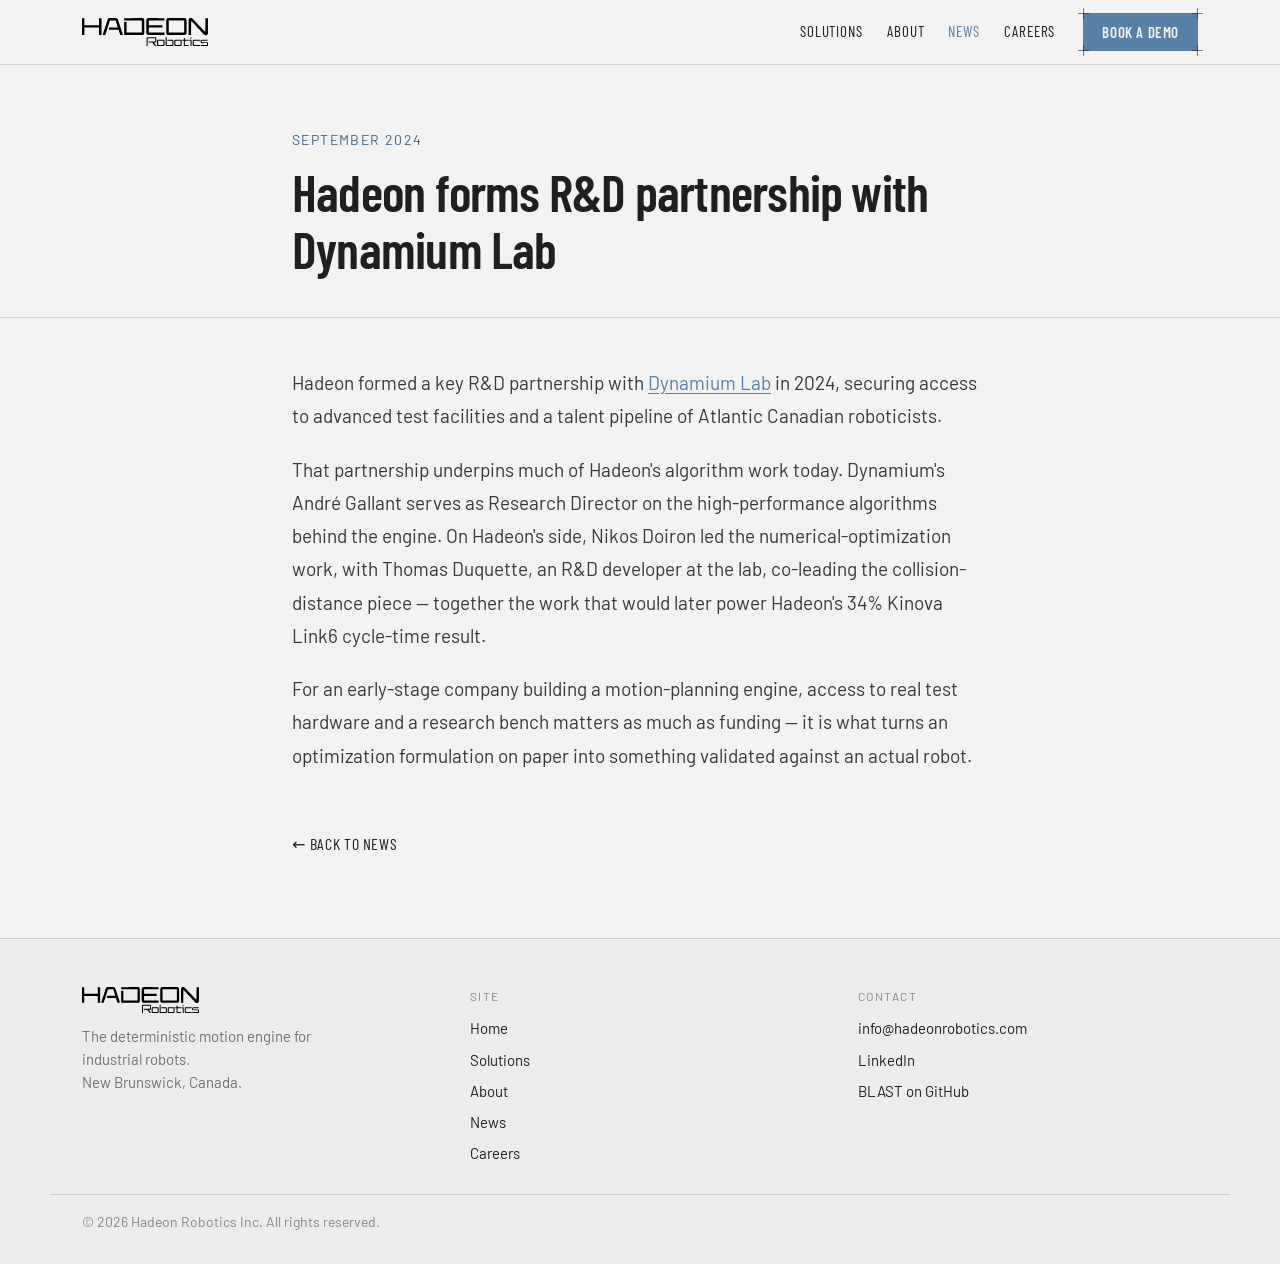
<file: news/dynamium-lab-partnership.html>
<!DOCTYPE html>
<html lang="en">
<head>
    <meta charset="UTF-8">
    <meta name="viewport" content="width=device-width, initial-scale=1.0, viewport-fit=cover">
    <meta name="theme-color" content="#f2f2f3">
    <meta name="apple-mobile-web-app-capable" content="yes">
    <title>Hadeon forms R&amp;D partnership with Dynamium Lab | Hadeon Robotics News</title>
    <link rel="icon" type="image/svg+xml" href="/images/HadeonLogo.svg">
    <link rel="apple-touch-icon" href="/images/HadeonLogo.svg">
    <link rel="preconnect" href="https://fonts.googleapis.com">
    <link rel="preconnect" href="https://fonts.gstatic.com" crossorigin>
    <link rel="stylesheet" href="/css/styles.css">
</head>
<body data-page="news">
<div id="nav-mount"></div>

<main>
  <section style="border-bottom:1px solid var(--color-divider)">
    <div class="container" style="padding:64px clamp(20px,4vw,32px) 40px;max-width:760px">
      <div style="font-size:14px;letter-spacing:0.1em;text-transform:uppercase;color:var(--color-accent-700);margin-bottom:12px">September 2024</div>
      <h1 style="font-size:clamp(36px,4.6vw,52px);line-height:1.1;margin:0">Hadeon forms R&amp;D partnership with Dynamium Lab</h1>
    </div>
  </section>
  <section>
    <div class="container" style="padding:48px clamp(20px,4vw,32px) 80px;max-width:760px">
      <article class="post-body">
        <p>Hadeon formed a key R&amp;D partnership with <a href="https://www.dynamium.ca/" target="_blank" rel="noopener">Dynamium Lab</a> in 2024, securing access to advanced test facilities and a talent pipeline of Atlantic Canadian roboticists.</p>
        <p>That partnership underpins much of Hadeon's algorithm work today. Dynamium's André Gallant serves as Research Director on the high-performance algorithms behind the engine. On Hadeon's side, Nikos Doiron led the numerical-optimization work, with Thomas Duquette, an R&amp;D developer at the lab, co-leading the collision-distance piece — together the work that would later power Hadeon's 34% Kinova Link6 cycle-time result.</p>
        <p>For an early-stage company building a motion-planning engine, access to real test hardware and a research bench matters as much as funding — it is what turns an optimization formulation on paper into something validated against an actual robot.</p>
      </article>
      <a href="/news.html" style="display:inline-flex;align-items:center;gap:8px;margin-top:40px;font-family:var(--font-heading);font-size:16px;letter-spacing:0.04em;text-transform:uppercase;text-decoration:none;color:var(--color-text)">← Back to news</a>
    </div>
  </section>
</main>

<div id="footer-mount"></div>
<script src="/js/components.js"></script>
</body>
</html>
</file>
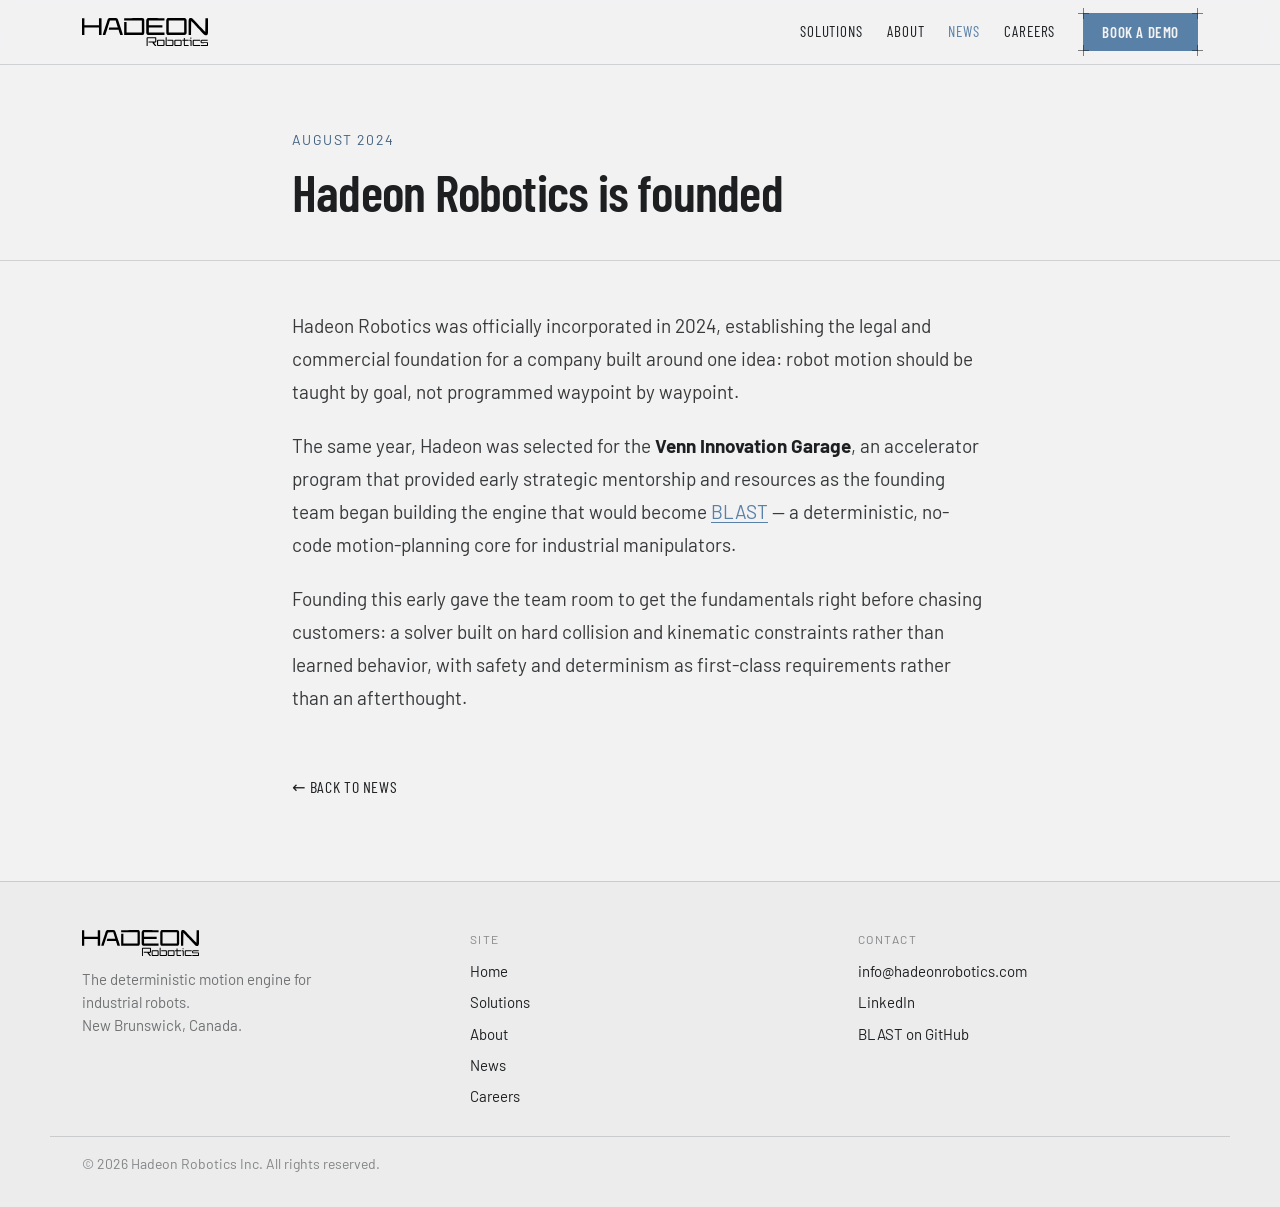
<file: news/hadeon-founded.html>
<!DOCTYPE html>
<html lang="en">
<head>
    <meta charset="UTF-8">
    <meta name="viewport" content="width=device-width, initial-scale=1.0, viewport-fit=cover">
    <meta name="theme-color" content="#f2f2f3">
    <meta name="apple-mobile-web-app-capable" content="yes">
    <title>Hadeon Robotics is founded | Hadeon Robotics News</title>
    <link rel="icon" type="image/svg+xml" href="/images/HadeonLogo.svg">
    <link rel="apple-touch-icon" href="/images/HadeonLogo.svg">
    <link rel="preconnect" href="https://fonts.googleapis.com">
    <link rel="preconnect" href="https://fonts.gstatic.com" crossorigin>
    <link rel="stylesheet" href="/css/styles.css">
</head>
<body data-page="news">
<div id="nav-mount"></div>

<main>
  <section style="border-bottom:1px solid var(--color-divider)">
    <div class="container" style="padding:64px clamp(20px,4vw,32px) 40px;max-width:760px">
      <div style="font-size:14px;letter-spacing:0.1em;text-transform:uppercase;color:var(--color-accent-700);margin-bottom:12px">August 2024</div>
      <h1 style="font-size:clamp(36px,4.6vw,52px);line-height:1.1;margin:0">Hadeon Robotics is founded</h1>
    </div>
  </section>
  <section>
    <div class="container" style="padding:48px clamp(20px,4vw,32px) 80px;max-width:760px">
      <article class="post-body">
        <p>Hadeon Robotics was officially incorporated in 2024, establishing the legal and commercial foundation for a company built around one idea: robot motion should be taught by goal, not programmed waypoint by waypoint.</p>
        <p>The same year, Hadeon was selected for the <strong>Venn Innovation Garage</strong>, an accelerator program that provided early strategic mentorship and resources as the founding team began building the engine that would become <a href="https://github.com/Dynamium-Lab/blast" target="_blank" rel="noopener">BLAST</a> — a deterministic, no-code motion-planning core for industrial manipulators.</p>
        <p>Founding this early gave the team room to get the fundamentals right before chasing customers: a solver built on hard collision and kinematic constraints rather than learned behavior, with safety and determinism as first-class requirements rather than an afterthought.</p>
      </article>
      <a href="/news.html" style="display:inline-flex;align-items:center;gap:8px;margin-top:40px;font-family:var(--font-heading);font-size:16px;letter-spacing:0.04em;text-transform:uppercase;text-decoration:none;color:var(--color-text)">← Back to news</a>
    </div>
  </section>
</main>

<div id="footer-mount"></div>
<script src="/js/components.js"></script>
</body>
</html>
</file>
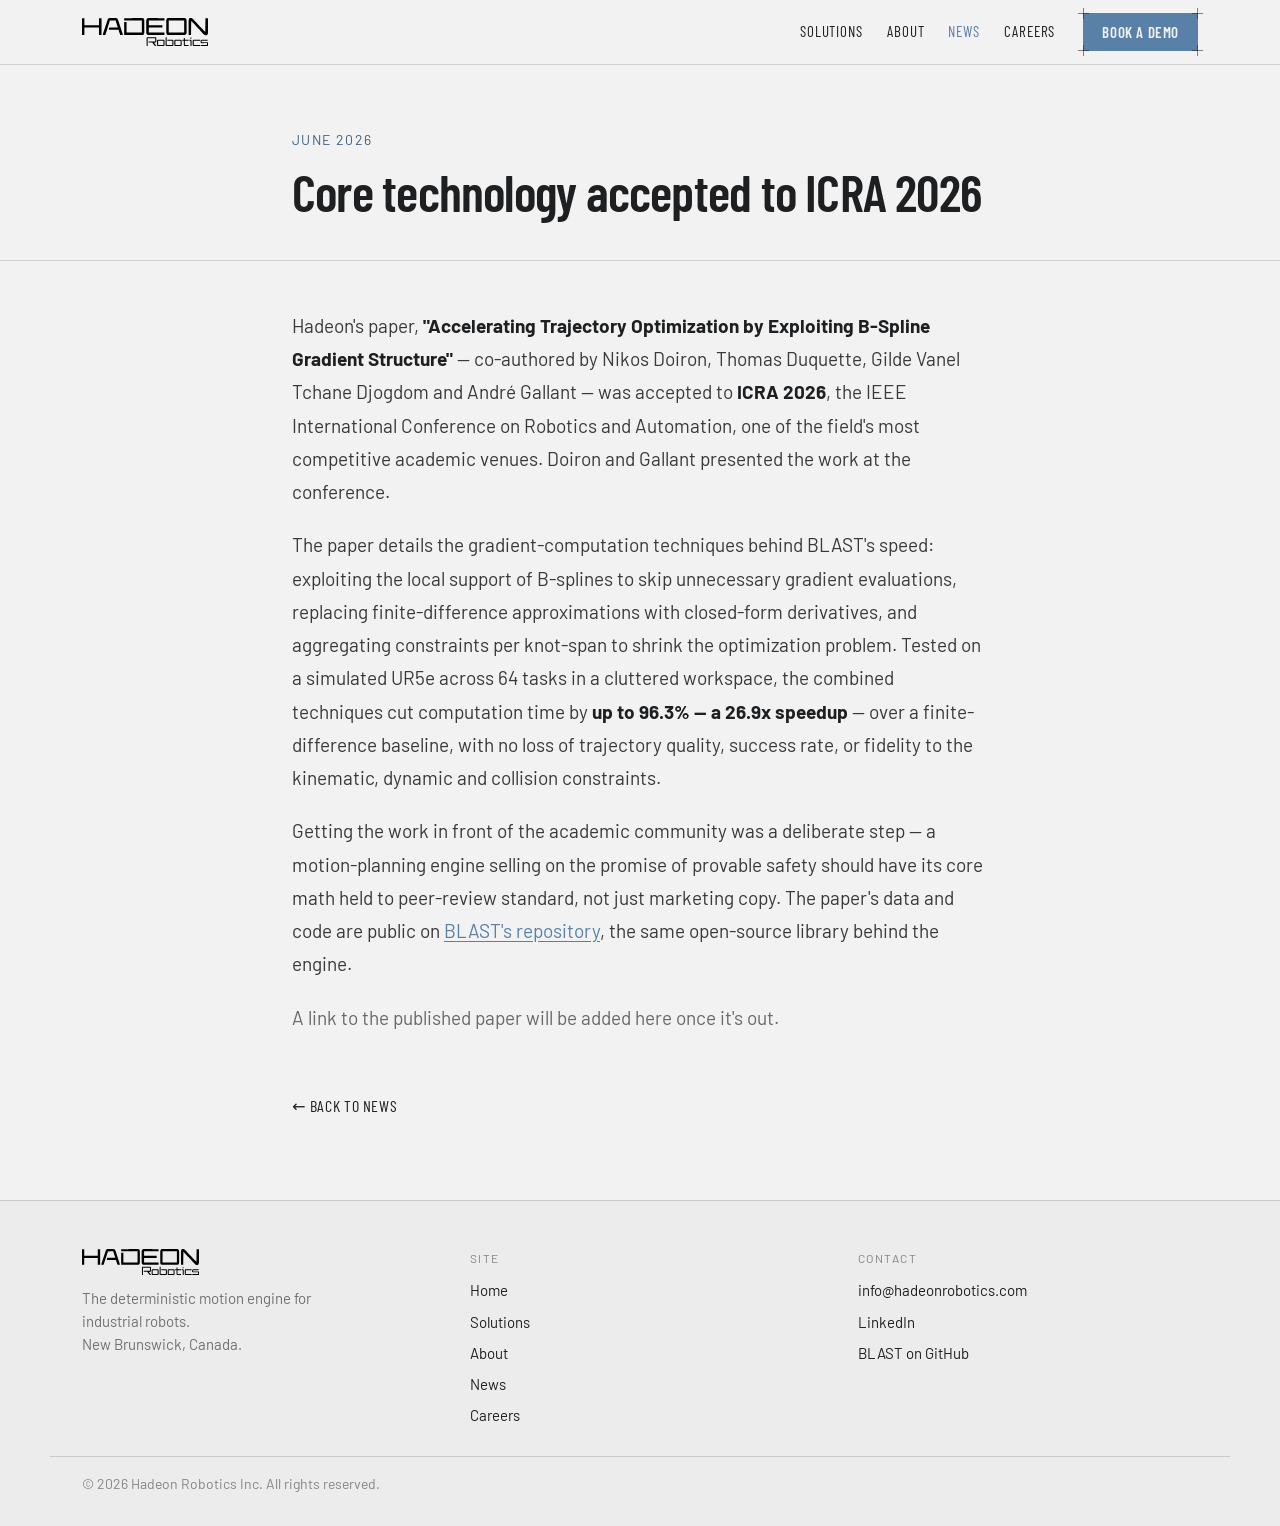
<file: news/icra-submission.html>
<!DOCTYPE html>
<html lang="en">
<head>
    <meta charset="UTF-8">
    <meta name="viewport" content="width=device-width, initial-scale=1.0, viewport-fit=cover">
    <meta name="theme-color" content="#f2f2f3">
    <meta name="apple-mobile-web-app-capable" content="yes">
    <title>Core technology accepted to ICRA 2026 | Hadeon Robotics News</title>
    <link rel="icon" type="image/svg+xml" href="/images/HadeonLogo.svg">
    <link rel="apple-touch-icon" href="/images/HadeonLogo.svg">
    <link rel="preconnect" href="https://fonts.googleapis.com">
    <link rel="preconnect" href="https://fonts.gstatic.com" crossorigin>
    <link rel="stylesheet" href="/css/styles.css">
</head>
<body data-page="news">
<div id="nav-mount"></div>

<main>
  <section style="border-bottom:1px solid var(--color-divider)">
    <div class="container" style="padding:64px clamp(20px,4vw,32px) 40px;max-width:760px">
      <div style="font-size:14px;letter-spacing:0.1em;text-transform:uppercase;color:var(--color-accent-700);margin-bottom:12px">June 2026</div>
      <h1 style="font-size:clamp(36px,4.6vw,52px);line-height:1.1;margin:0">Core technology accepted to ICRA 2026</h1>
    </div>
  </section>
  <section>
    <div class="container" style="padding:48px clamp(20px,4vw,32px) 80px;max-width:760px">
      <article class="post-body">
        <p>Hadeon's paper, <strong>"Accelerating Trajectory Optimization by Exploiting B-Spline Gradient Structure"</strong> — co-authored by Nikos Doiron, Thomas Duquette, Gilde Vanel Tchane Djogdom and André Gallant — was accepted to <strong>ICRA 2026</strong>, the IEEE International Conference on Robotics and Automation, one of the field's most competitive academic venues. Doiron and Gallant presented the work at the conference.</p>
        <p>The paper details the gradient-computation techniques behind BLAST's speed: exploiting the local support of B-splines to skip unnecessary gradient evaluations, replacing finite-difference approximations with closed-form derivatives, and aggregating constraints per knot-span to shrink the optimization problem. Tested on a simulated UR5e across 64 tasks in a cluttered workspace, the combined techniques cut computation time by <strong>up to 96.3% — a 26.9x speedup</strong> — over a finite-difference baseline, with no loss of trajectory quality, success rate, or fidelity to the kinematic, dynamic and collision constraints.</p>
        <p>Getting the work in front of the academic community was a deliberate step — a motion-planning engine selling on the promise of provable safety should have its core math held to peer-review standard, not just marketing copy. The paper's data and code are public on <a href="https://github.com/Dynamium-Lab/blast" target="_blank" rel="noopener">BLAST's repository</a>, the same open-source library behind the engine.</p>
        <p style="color:color-mix(in srgb, var(--color-text) 65%, transparent);font-size:19px">A link to the published paper will be added here once it's out.</p>
      </article>
      <a href="/news.html" style="display:inline-flex;align-items:center;gap:8px;margin-top:40px;font-family:var(--font-heading);font-size:16px;letter-spacing:0.04em;text-transform:uppercase;text-decoration:none;color:var(--color-text)">← Back to news</a>
    </div>
  </section>
</main>

<div id="footer-mount"></div>
<script src="/js/components.js"></script>
</body>
</html>
</file>
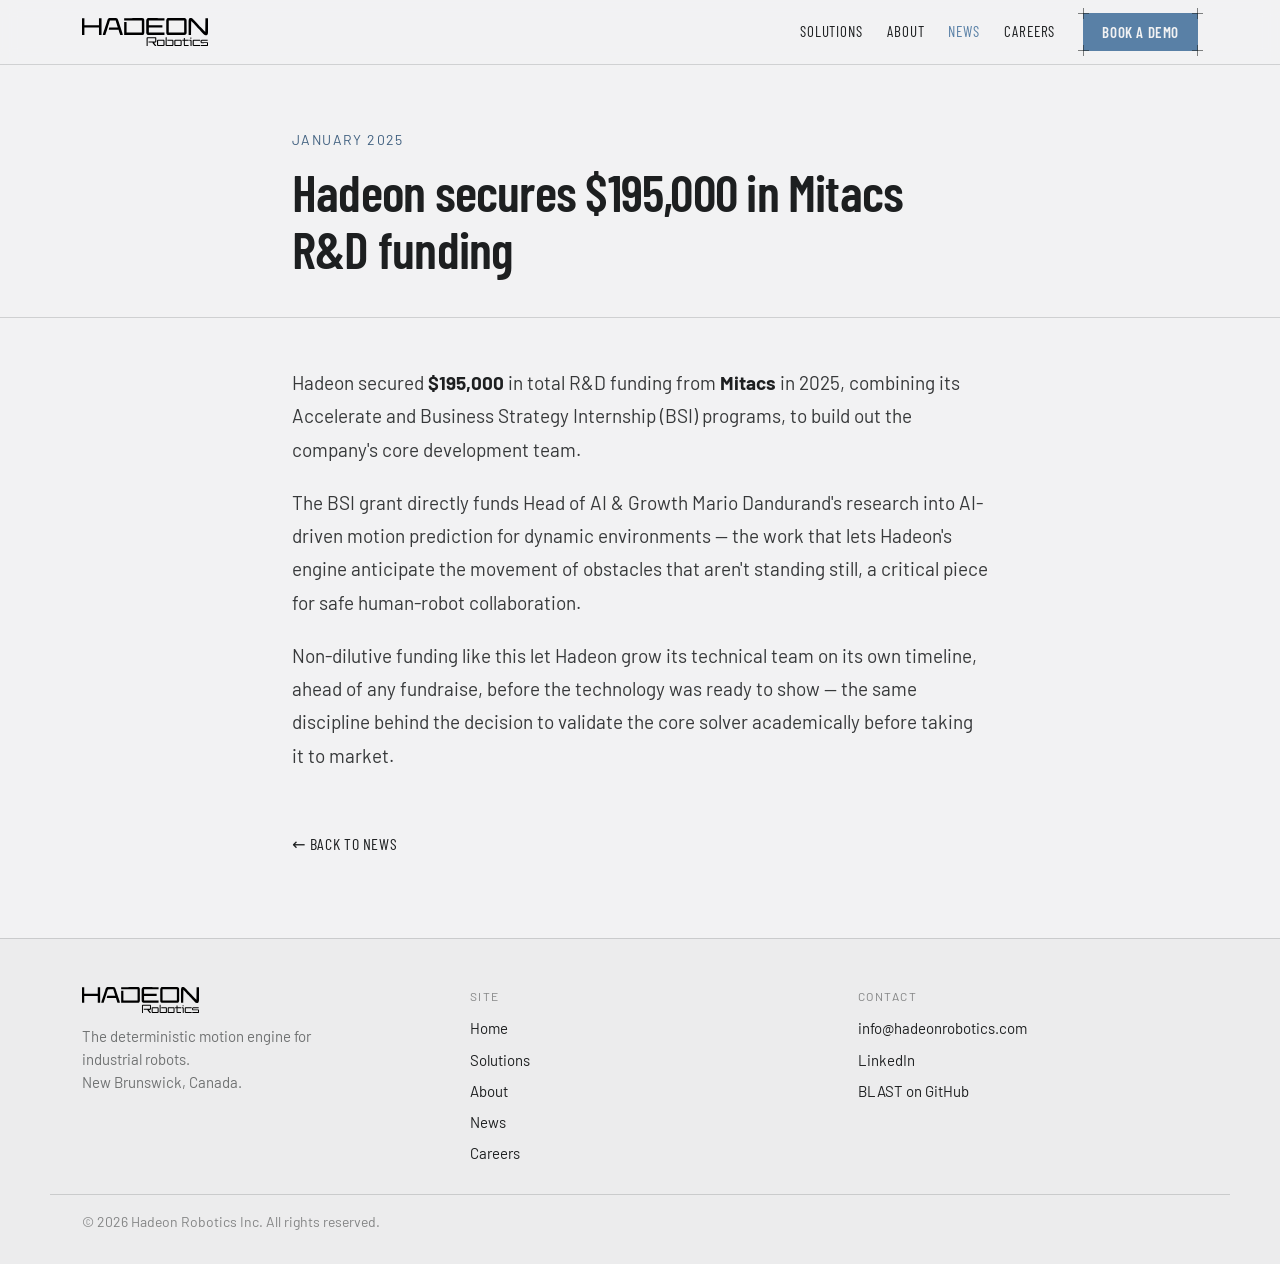
<file: news/mitacs-funding.html>
<!DOCTYPE html>
<html lang="en">
<head>
    <meta charset="UTF-8">
    <meta name="viewport" content="width=device-width, initial-scale=1.0, viewport-fit=cover">
    <meta name="theme-color" content="#f2f2f3">
    <meta name="apple-mobile-web-app-capable" content="yes">
    <title>Hadeon secures $195,000 in Mitacs R&amp;D funding | Hadeon Robotics News</title>
    <link rel="icon" type="image/svg+xml" href="/images/HadeonLogo.svg">
    <link rel="apple-touch-icon" href="/images/HadeonLogo.svg">
    <link rel="preconnect" href="https://fonts.googleapis.com">
    <link rel="preconnect" href="https://fonts.gstatic.com" crossorigin>
    <link rel="stylesheet" href="/css/styles.css">
</head>
<body data-page="news">
<div id="nav-mount"></div>

<main>
  <section style="border-bottom:1px solid var(--color-divider)">
    <div class="container" style="padding:64px clamp(20px,4vw,32px) 40px;max-width:760px">
      <div style="font-size:14px;letter-spacing:0.1em;text-transform:uppercase;color:var(--color-accent-700);margin-bottom:12px">January 2025</div>
      <h1 style="font-size:clamp(36px,4.6vw,52px);line-height:1.1;margin:0">Hadeon secures $195,000 in Mitacs R&amp;D funding</h1>
    </div>
  </section>
  <section>
    <div class="container" style="padding:48px clamp(20px,4vw,32px) 80px;max-width:760px">
      <article class="post-body">
        <p>Hadeon secured <strong>$195,000</strong> in total R&amp;D funding from <strong>Mitacs</strong> in 2025, combining its Accelerate and Business Strategy Internship (BSI) programs, to build out the company's core development team.</p>
        <p>The BSI grant directly funds Head of AI &amp; Growth Mario Dandurand's research into AI-driven motion prediction for dynamic environments — the work that lets Hadeon's engine anticipate the movement of obstacles that aren't standing still, a critical piece for safe human-robot collaboration.</p>
        <p>Non-dilutive funding like this let Hadeon grow its technical team on its own timeline, ahead of any fundraise, before the technology was ready to show — the same discipline behind the decision to validate the core solver academically before taking it to market.</p>
      </article>
      <a href="/news.html" style="display:inline-flex;align-items:center;gap:8px;margin-top:40px;font-family:var(--font-heading);font-size:16px;letter-spacing:0.04em;text-transform:uppercase;text-decoration:none;color:var(--color-text)">← Back to news</a>
    </div>
  </section>
</main>

<div id="footer-mount"></div>
<script src="/js/components.js"></script>
</body>
</html>
</file>
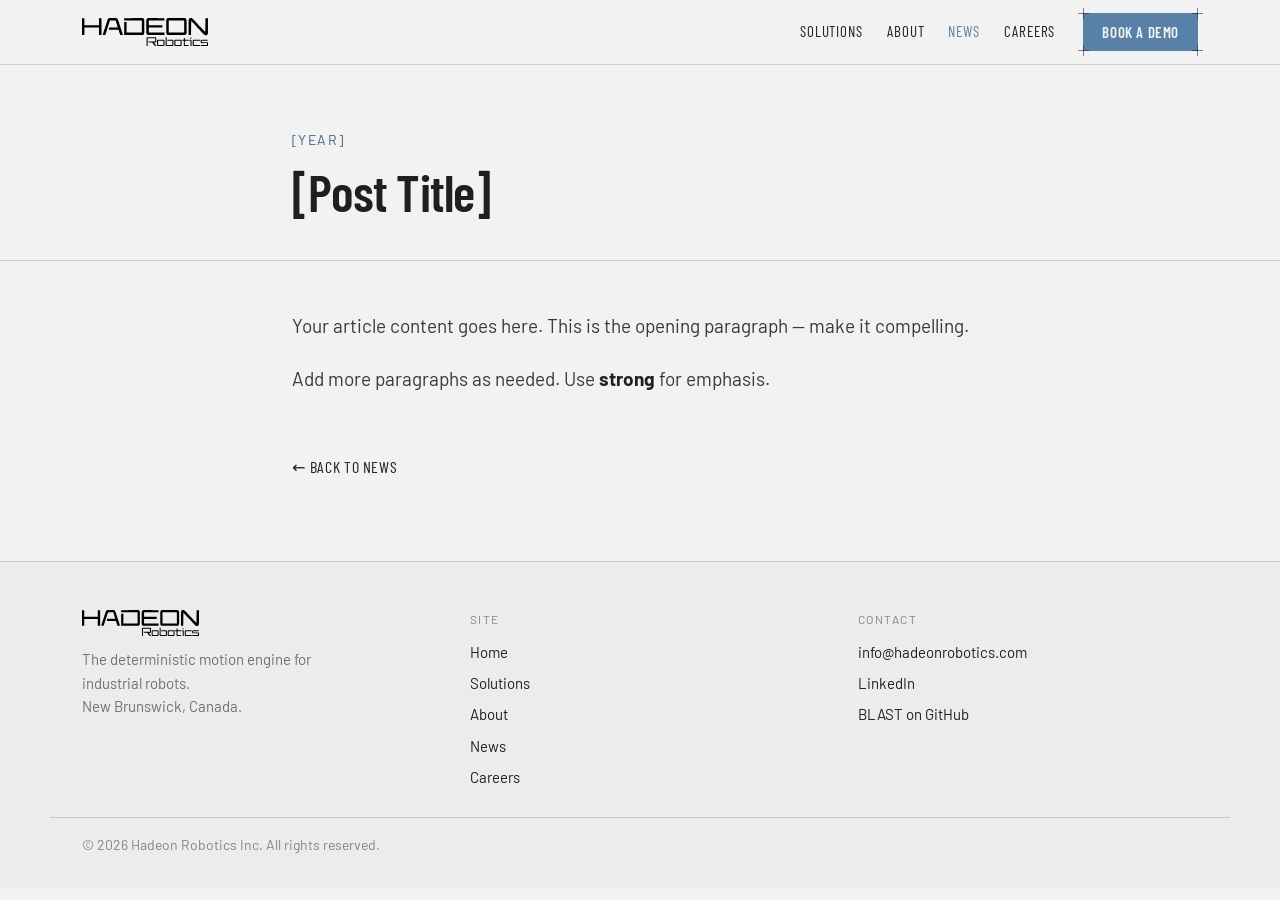
<file: news/post-template.html>
<!--
    HOW TO CREATE A NEW POST:
    1. Copy this file and rename it, e.g. news/my-announcement.html
    2. Replace [Post Title], [Year], and the article content below
    3. Add an entry to the FRONT of /data/news.json (newest first):
       { "title": "My Announcement", "date": "2026", "summary": "One-line summary.", "slug": "my-announcement" }
-->
<!DOCTYPE html>
<html lang="en">
<head>
    <meta charset="UTF-8">
    <meta name="viewport" content="width=device-width, initial-scale=1.0, viewport-fit=cover">
    <meta name="theme-color" content="#f2f2f3">
    <meta name="apple-mobile-web-app-capable" content="yes">
    <title>[Post Title] | Hadeon Robotics News</title>
    <link rel="icon" type="image/svg+xml" href="/images/HadeonLogo.svg">
    <link rel="apple-touch-icon" href="/images/HadeonLogo.svg">
    <link rel="preconnect" href="https://fonts.googleapis.com">
    <link rel="preconnect" href="https://fonts.gstatic.com" crossorigin>
    <link rel="stylesheet" href="/css/styles.css">
</head>
<body data-page="news">
<div id="nav-mount"></div>

<main>
  <section style="border-bottom:1px solid var(--color-divider)">
    <div class="container" style="padding:64px clamp(20px,4vw,32px) 40px;max-width:760px">
      <div style="font-size:14px;letter-spacing:0.1em;text-transform:uppercase;color:var(--color-accent-700);margin-bottom:12px">[Year]</div>
      <h1 style="font-size:clamp(36px,4.6vw,52px);line-height:1.1;margin:0">[Post Title]</h1>
    </div>
  </section>
  <section>
    <div class="container" style="padding:48px clamp(20px,4vw,32px) 80px;max-width:760px">
      <article class="post-body">
        <p>Your article content goes here. This is the opening paragraph — make it compelling.</p>
        <p>Add more paragraphs as needed. Use <strong>strong</strong> for emphasis.</p>
      </article>
      <a href="/news.html" style="display:inline-flex;align-items:center;gap:8px;margin-top:40px;font-family:var(--font-heading);font-size:16px;letter-spacing:0.04em;text-transform:uppercase;text-decoration:none;color:var(--color-text)">← Back to news</a>
    </div>
  </section>
</main>

<div id="footer-mount"></div>
<script src="/js/components.js"></script>
</body>
</html>
</file>
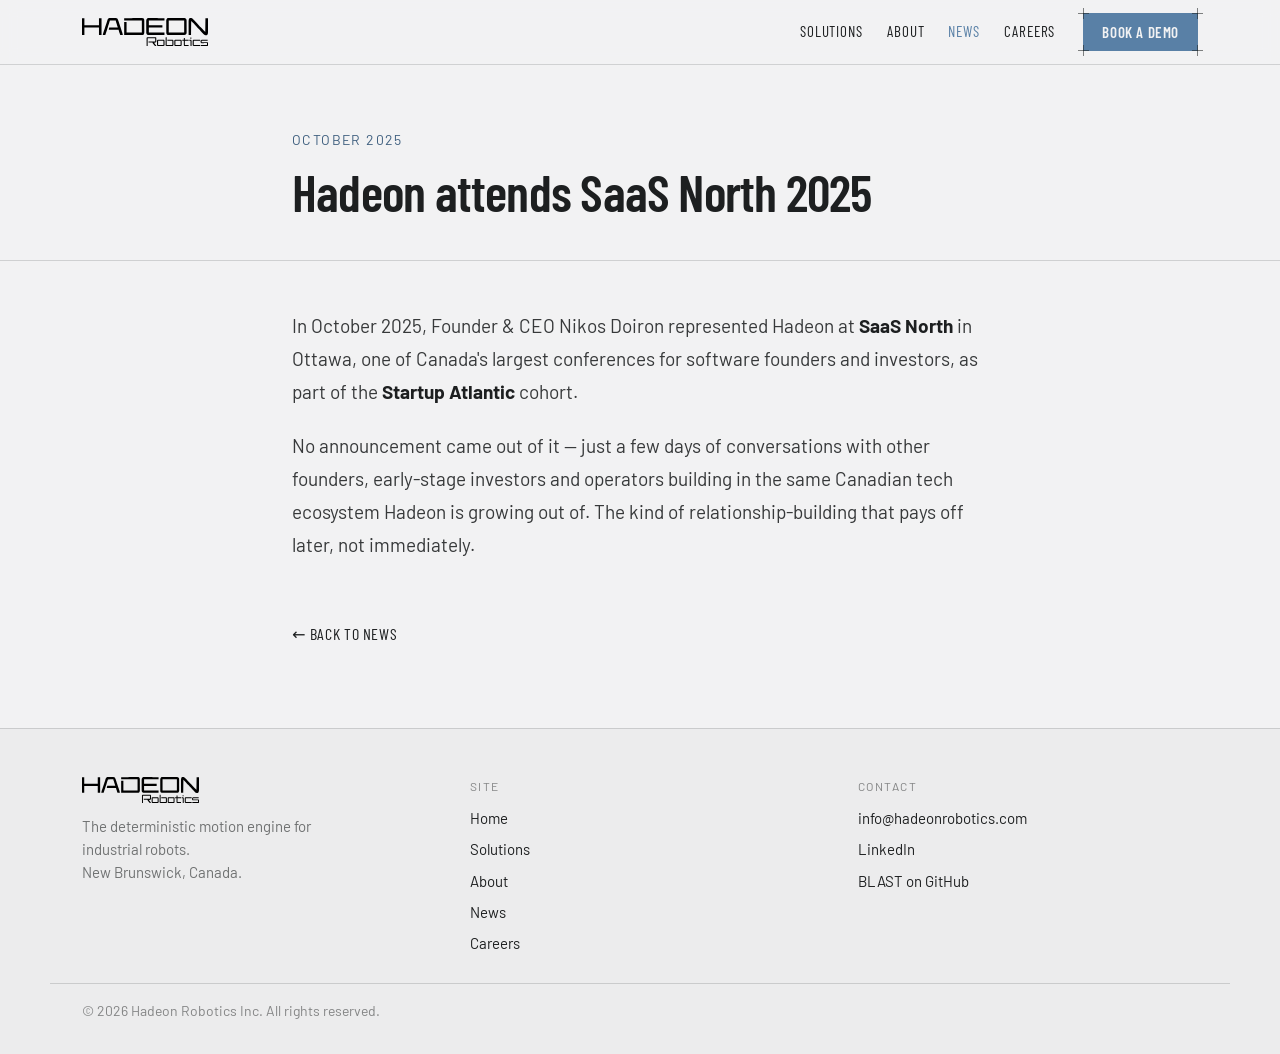
<file: news/saas-north-2025.html>
<!DOCTYPE html>
<html lang="en">
<head>
    <meta charset="UTF-8">
    <meta name="viewport" content="width=device-width, initial-scale=1.0, viewport-fit=cover">
    <meta name="theme-color" content="#f2f2f3">
    <meta name="apple-mobile-web-app-capable" content="yes">
    <title>Hadeon attends SaaS North 2025 | Hadeon Robotics News</title>
    <link rel="icon" type="image/svg+xml" href="/images/HadeonLogo.svg">
    <link rel="apple-touch-icon" href="/images/HadeonLogo.svg">
    <link rel="preconnect" href="https://fonts.googleapis.com">
    <link rel="preconnect" href="https://fonts.gstatic.com" crossorigin>
    <link rel="stylesheet" href="/css/styles.css">
</head>
<body data-page="news">
<div id="nav-mount"></div>

<main>
  <section style="border-bottom:1px solid var(--color-divider)">
    <div class="container" style="padding:64px clamp(20px,4vw,32px) 40px;max-width:760px">
      <div style="font-size:14px;letter-spacing:0.1em;text-transform:uppercase;color:var(--color-accent-700);margin-bottom:12px">October 2025</div>
      <h1 style="font-size:clamp(36px,4.6vw,52px);line-height:1.1;margin:0">Hadeon attends SaaS North 2025</h1>
    </div>
  </section>
  <section>
    <div class="container" style="padding:48px clamp(20px,4vw,32px) 80px;max-width:760px">
      <article class="post-body">
        <p>In October 2025, Founder &amp; CEO Nikos Doiron represented Hadeon at <strong>SaaS North</strong> in Ottawa, one of Canada's largest conferences for software founders and investors, as part of the <strong>Startup Atlantic</strong> cohort.</p>
        <p>No announcement came out of it — just a few days of conversations with other founders, early-stage investors and operators building in the same Canadian tech ecosystem Hadeon is growing out of. The kind of relationship-building that pays off later, not immediately.</p>
      </article>
      <a href="/news.html" style="display:inline-flex;align-items:center;gap:8px;margin-top:40px;font-family:var(--font-heading);font-size:16px;letter-spacing:0.04em;text-transform:uppercase;text-decoration:none;color:var(--color-text)">← Back to news</a>
    </div>
  </section>
</main>

<div id="footer-mount"></div>
<script src="/js/components.js"></script>
</body>
</html>
</file>
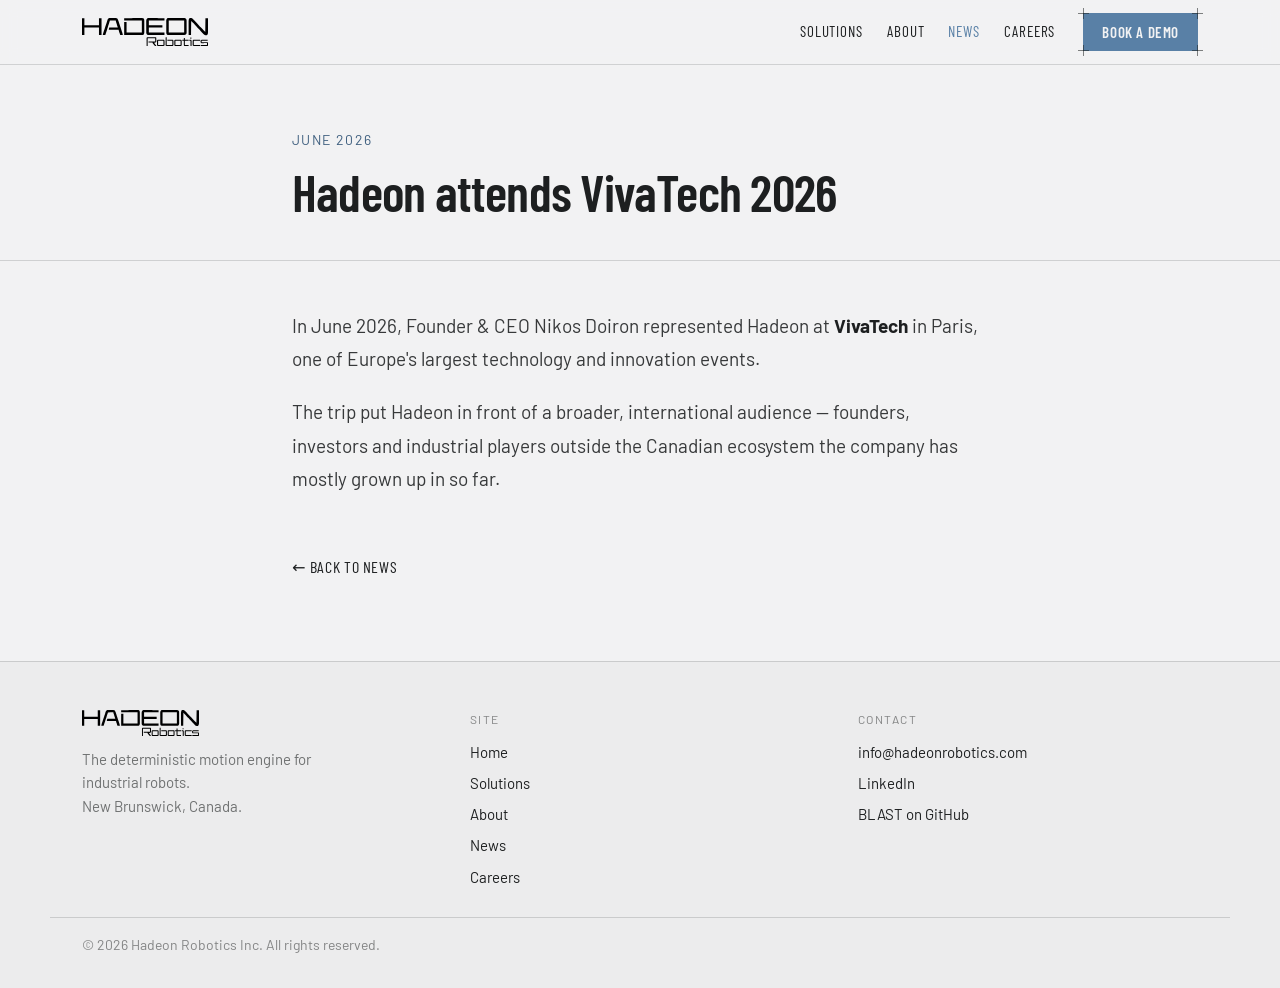
<file: news/vivatech-2026.html>
<!DOCTYPE html>
<html lang="en">
<head>
    <meta charset="UTF-8">
    <meta name="viewport" content="width=device-width, initial-scale=1.0, viewport-fit=cover">
    <meta name="theme-color" content="#f2f2f3">
    <meta name="apple-mobile-web-app-capable" content="yes">
    <title>Hadeon attends VivaTech 2026 | Hadeon Robotics News</title>
    <link rel="icon" type="image/svg+xml" href="/images/HadeonLogo.svg">
    <link rel="apple-touch-icon" href="/images/HadeonLogo.svg">
    <link rel="preconnect" href="https://fonts.googleapis.com">
    <link rel="preconnect" href="https://fonts.gstatic.com" crossorigin>
    <link rel="stylesheet" href="/css/styles.css">
</head>
<body data-page="news">
<div id="nav-mount"></div>

<main>
  <section style="border-bottom:1px solid var(--color-divider)">
    <div class="container" style="padding:64px clamp(20px,4vw,32px) 40px;max-width:760px">
      <div style="font-size:14px;letter-spacing:0.1em;text-transform:uppercase;color:var(--color-accent-700);margin-bottom:12px">June 2026</div>
      <h1 style="font-size:clamp(36px,4.6vw,52px);line-height:1.1;margin:0">Hadeon attends VivaTech 2026</h1>
    </div>
  </section>
  <section>
    <div class="container" style="padding:48px clamp(20px,4vw,32px) 80px;max-width:760px">
      <article class="post-body">
        <p>In June 2026, Founder &amp; CEO Nikos Doiron represented Hadeon at <strong>VivaTech</strong> in Paris, one of Europe's largest technology and innovation events.</p>
        <p>The trip put Hadeon in front of a broader, international audience — founders, investors and industrial players outside the Canadian ecosystem the company has mostly grown up in so far.</p>
      </article>
      <a href="/news.html" style="display:inline-flex;align-items:center;gap:8px;margin-top:40px;font-family:var(--font-heading);font-size:16px;letter-spacing:0.04em;text-transform:uppercase;text-decoration:none;color:var(--color-text)">← Back to news</a>
    </div>
  </section>
</main>

<div id="footer-mount"></div>
<script src="/js/components.js"></script>
</body>
</html>
</file>
<file: css/styles.css>
/* Industry — design-system tokens and component classes, ported from the
   Claude Design export (temp_claude_design_files/_ds/industry-…/styles.css). */
@import url('https://fonts.googleapis.com/css2?family=Barlow:wght@400;500;700&family=Barlow+Condensed:wght@400;600&display=swap');

:root {
  --color-bg: #f2f2f3;
  --color-surface: #e9e9ea;
  --color-text: #1d1f20;
  --color-accent: #5980a6;
  --color-accent-2: #728fab;
  --color-divider: color-mix(in srgb, #1d1f20 16%, transparent);

  --color-neutral-100: #f5f5f8;
  --color-neutral-200: #e7e7ea;
  --color-neutral-300: #d4d4d7;
  --color-neutral-400: #b7b7ba;
  --color-neutral-500: #98989b;
  --color-neutral-600: #7a7a7d;
  --color-neutral-700: #5d5d60;
  --color-neutral-800: #424244;
  --color-neutral-900: #2b2b2d;

  --color-accent-100: #eef6ff;
  --color-accent-200: #d6ebff;
  --color-accent-300: #b5d9fd;
  --color-accent-400: #94bce3;
  --color-accent-500: #749dc4;
  --color-accent-600: #597ea3;
  --color-accent-700: #416180;
  --color-accent-800: #2c455d;
  --color-accent-900: #1d2d3d;

  --font-heading: "Barlow Condensed", system-ui, sans-serif;
  --font-heading-weight: 600;
  --font-body: "Barlow", system-ui, sans-serif;

  --space-1: 3.4px;
  --space-2: 6.8px;
  --space-3: 10.2px;
  --space-4: 13.6px;
  --space-6: 20.4px;
  --space-8: 27.2px;

  --radius-sm: 2px;
  --radius-md: 4px;
  --radius-lg: 7px;

  --shadow-sm: 0 1px 2px color-mix(in srgb, #2b2b2d 14%, transparent);
  --shadow-md: 0 3px 10px color-mix(in srgb, #2b2b2d 16%, transparent);
  --shadow-lg: 0 12px 32px color-mix(in srgb, #2b2b2d 22%, transparent);

  --nav-height: 64px;
}

*, *::before, *::after { box-sizing: border-box; }
html { scroll-behavior: smooth; scroll-padding-top: var(--nav-height); }
body {
  margin: 0; background: var(--color-bg); color: var(--color-text);
  font-family: var(--font-body); font-size: 18px; line-height: 1.55; font-weight: 400;
}
h1, h2, h3, h4, h5, h6 {
  font-family: var(--font-heading); font-weight: var(--font-heading-weight);
  line-height: 1.12; letter-spacing: -0.015em; margin: 0 0 var(--space-2);
}
h1 { font-size: 48px; }
h2 { font-size: 40px; }
h3 { font-size: 30px; }
h4 { font-size: 23px; }
h5 { font-size: 19px; }
h6 { font-size: 15px; letter-spacing: 0.08em; text-transform: uppercase; }
p { margin: 0 0 var(--space-3); }
a { color: var(--color-accent); text-underline-offset: 3px; }
img { display: block; max-width: 100%; }
figure { margin: 0; }
figcaption {
  font-size: 13px; margin-top: var(--space-1);
  color: color-mix(in srgb, var(--color-text) 55%, transparent);
}
.text-muted { color: color-mix(in srgb, var(--color-text) 55%, transparent); }
:focus { outline: none; }
:focus-visible { outline: 2px solid var(--color-accent); outline-offset: 2px; }
::selection { background: color-mix(in srgb, var(--color-accent) 30%, transparent); }

/* — blueprint frame — */
.blueprint { position: relative; border: 1px solid var(--color-divider); border-radius: 0; }
.blueprint.duotone { overflow: visible; }
.blueprint > .corner {
  position: absolute; width: 11px; height: 11px;
  color: color-mix(in srgb, var(--color-text) 55%, transparent);
}
.blueprint > .corner::before, .blueprint > .corner::after { content: ""; position: absolute; background: currentColor; }
.blueprint > .corner::before { left: 5px; top: 0; width: 1px; height: 100%; }
.blueprint > .corner::after  { top: 5px; left: 0; width: 100%; height: 1px; }
.blueprint > .corner.tl { top: -6px; left: -6px; }
.blueprint > .corner.tr { top: -6px; right: -6px; }
.blueprint > .corner.bl { bottom: -6px; left: -6px; }
.blueprint > .corner.br { bottom: -6px; right: -6px; }

.duotone { position: relative; overflow: hidden; }
.duotone::after {
  content: ""; position: absolute; inset: 0; pointer-events: none;
  background: var(--color-accent); mix-blend-mode: color;
}

/* — buttons — */
.btn {
  display: inline-flex; align-items: center; justify-content: center; gap: 6px;
  cursor: pointer; text-decoration: none;
  font-family: var(--font-heading); font-weight: var(--font-heading-weight);
  font-size: 16px; line-height: 1.2; color: var(--color-text);
  background: transparent; border: 1px solid var(--color-divider);
  padding: var(--space-2) calc(var(--space-3) * 1.2); border-radius: 0;
}
.btn-primary { background: var(--color-accent); color: var(--color-bg); border-color: var(--color-accent); }
.btn-primary:hover { background: var(--color-accent-600); }
.btn-primary:active { background: var(--color-accent-700); }
.btn-secondary { background: transparent; border-color: var(--color-divider); }
.btn-secondary:hover { background: color-mix(in srgb, var(--color-text) 7%, transparent); }
.btn-secondary:active { background: color-mix(in srgb, var(--color-text) 14%, transparent); }
.btn:disabled { opacity: 0.4; cursor: not-allowed; pointer-events: none; }

/* — cards — */
.card {
  display: flex; flex-direction: column; gap: var(--space-2);
  padding: var(--space-3); border-radius: 0; background: transparent;
  border: 1px solid var(--color-divider);
}
.card-kicker { font-size: 12px; letter-spacing: 0.1em; text-transform: uppercase; color: var(--color-accent-700); }
.card-title { font-family: var(--font-heading); font-weight: var(--font-heading-weight); font-size: 20px; line-height: 1.2; }
.card-body { margin: 0; font-size: 15px; opacity: 0.8; flex: 1; }

/* — tags — */
.tag { display: inline-flex; align-items: center; font-size: 13px; letter-spacing: 0.02em; padding: 3px 10px; border-radius: 0; }
.tag-outline { border: 1px solid var(--color-accent); color: var(--color-accent); }

/* — tables — */
.table { width: 100%; border-collapse: collapse; font-size: 16px; }
.table th {
  text-align: left; font-size: 13px; letter-spacing: 0.08em; text-transform: uppercase;
  color: color-mix(in srgb, var(--color-text) 60%, transparent);
  padding: var(--space-2); border-bottom: 1px solid var(--color-divider);
}
.table td { padding: var(--space-2); border-bottom: 1px solid color-mix(in srgb, var(--color-text) 8%, transparent); }
.table tbody tr:hover { background: color-mix(in srgb, var(--color-text) 4%, transparent); }

/* ══════════════════════════════════════════════════════════════════════
   Site chrome — header, footer, page shell
   ══════════════════════════════════════════════════════════════════ */
.container { max-width: clamp(1180px, 85vw, 1600px); margin: 0 auto; padding: 0 clamp(20px, 4vw, 32px); }

header.site-header {
  position: sticky; top: 0; z-index: 50;
  background: color-mix(in srgb, var(--color-bg) 92%, transparent);
  backdrop-filter: blur(8px);
  border-bottom: 1px solid var(--color-divider);
}
.nav-bar {
  display: flex; flex-wrap: wrap; align-items: center; gap: 16px 28px;
  min-height: var(--nav-height); padding-top: 10px; padding-bottom: 10px;
}
.brand { display: flex; align-items: center; gap: 10px; color: var(--color-text); text-decoration: none; margin-right: auto; }
.brand img { height: 28px; width: auto; }
.nav-toggle-input { display: none; }
.nav-hamburger { display: none; }
.nav-links { display: flex; flex-wrap: wrap; align-items: center; gap: 10px 24px; }
.nav-links a {
  font-size: 15px; letter-spacing: 0.06em; text-transform: uppercase;
  font-family: var(--font-heading); color: var(--color-text); text-decoration: none;
}
.nav-links a:hover, .nav-links a.active { color: var(--color-accent); }
.nav-book-demo { padding: 9px 18px; font-size: 15px; letter-spacing: 0.04em; text-transform: uppercase; white-space: nowrap; }

footer.site-footer {
  border-top: 1px solid var(--color-divider);
  background: color-mix(in srgb, var(--color-neutral-200) 55%, transparent);
}
.footer-grid {
  padding: 48px clamp(20px, 4vw, 32px) 28px;
  display: grid; grid-template-columns: repeat(auto-fit, minmax(min(100%, 200px), 1fr));
  gap: clamp(28px, 4vw, 48px);
}
.footer-brand img { height: 26px; width: auto; margin-bottom: 12px; }
.footer-brand p { margin: 0; font-size: 15px; max-width: 34ch; color: color-mix(in srgb, var(--color-text) 60%, transparent); }
.footer-heading { font-size: 12px; letter-spacing: 0.12em; text-transform: uppercase; color: color-mix(in srgb, var(--color-text) 50%, transparent); margin-bottom: 12px; }
.footer-links { display: flex; flex-direction: column; gap: 8px; font-size: 15px; }
.footer-links a { color: var(--color-text); text-decoration: none; }
.footer-links a:hover { color: var(--color-accent); }
.footer-bottom {
  padding: 16px clamp(20px, 4vw, 32px) 32px; border-top: 1px solid var(--color-divider);
  font-size: 14px; color: color-mix(in srgb, var(--color-text) 50%, transparent);
}

/* — team (about page) — */
.team-grid { display: grid; grid-template-columns: repeat(auto-fit, minmax(200px, 1fr)); gap: 28px; }
.team-photo { position: relative; aspect-ratio: 1; }
.team-photo img { width: 100%; height: 100%; object-fit: cover; }
.team-name { margin: 16px 0 2px; font-size: 22px; }
.team-role { font-size: 13px; letter-spacing: 0.1em; text-transform: uppercase; color: var(--color-accent-700); }
.team-bio { margin: 8px 0 0; font-size: 15px; color: color-mix(in srgb, var(--color-text) 65%, transparent); }

/* — news / jobs — */
.news-grid { display: grid; grid-template-columns: repeat(auto-fit, minmax(min(100%, 300px), 1fr)); gap: 24px; }
.news-card, .job-card { position: relative; padding: 24px; }
.news-card .news-date { font-size: 13px; letter-spacing: 0.1em; text-transform: uppercase; color: var(--color-accent-700); margin-bottom: 8px; }
.news-card h3 { font-size: 22px; margin: 0 0 8px; }
.news-card p { font-size: 16px; color: color-mix(in srgb, var(--color-text) 70%, transparent); margin: 0 0 16px; }
.news-card .read-more { font-family: var(--font-heading); font-size: 15px; letter-spacing: 0.04em; text-transform: uppercase; text-decoration: none; }
.post-body { font-size: 19px; line-height: 1.75; color: color-mix(in srgb, var(--color-text) 88%, transparent); }
.post-body p { margin: 0 0 20px; }
.post-body strong { color: var(--color-text); }
.jobs-list { display: flex; flex-direction: column; gap: 16px; }
.job-card { display: flex; flex-wrap: wrap; justify-content: space-between; align-items: center; gap: 20px; }
.job-card h3 { font-size: 22px; margin: 0 0 8px; }
.job-meta { display: flex; gap: 8px; flex-wrap: wrap; margin-bottom: 8px; }
.job-tag { font-size: 13px; letter-spacing: 0.02em; padding: 3px 10px; border: 1px solid var(--color-accent); color: var(--color-accent); }
.job-description { font-size: 15px; color: color-mix(in srgb, var(--color-text) 65%, transparent); margin: 0; }
.empty-state {
  position: relative; padding: 64px clamp(20px, 4vw, 32px); text-align: center;
  background: color-mix(in srgb, var(--color-neutral-200) 40%, transparent);
}
.empty-state .kicker { font-family: var(--font-heading); font-size: 15px; letter-spacing: 0.16em; text-transform: uppercase; color: var(--color-accent-700); margin-bottom: 10px; }
.empty-state h3 { margin: 0 0 8px; font-size: 31px; }
.empty-state p { margin: 0 auto 20px; max-width: 46ch; font-size: 16px; color: color-mix(in srgb, var(--color-text) 65%, transparent); }

/* — hero demo panel (home) — */
.hero-figure .blueprint { background: color-mix(in srgb, var(--color-neutral-100) 70%, transparent); }
.hero-figure-head {
  display: flex; align-items: center; justify-content: space-between;
  padding: 8px 12px; border-bottom: 1px solid var(--color-divider);
}
.hero-canvas-wrap { position: relative; width: 100%; aspect-ratio: 4/3; cursor: crosshair; }
.hero-canvas-wrap canvas { position: absolute; inset: 0; width: 100%; height: 100%; display: block; }
.hero-readouts { display: grid; grid-template-columns: repeat(auto-fit, minmax(min(50%, 120px), 1fr)); border-top: 1px solid var(--color-divider); }
.hero-readouts > div { padding: 8px 10px; border-right: 1px solid var(--color-divider); }
.hero-readouts > div:last-child { border-right: none; }
.hero-readouts .label { font-size: 12px; letter-spacing: 0.1em; text-transform: uppercase; color: color-mix(in srgb, var(--color-text) 50%, transparent); }
.hero-readouts .value { font-family: var(--font-heading); font-size: 20px; }
.hero-controls { display: flex; align-items: center; gap: 8px; padding: 12px; border-top: 1px solid var(--color-divider); }
.hero-controls .btn { padding: 6px 14px; font-size: 14px; }
.hero-scenarios { display: flex; flex-wrap: wrap; gap: 6px; padding: 10px 12px; border-bottom: 1px solid var(--color-divider); }
.hero-scenarios .btn { padding: 5px 12px; font-size: 13px; }
#hero-hint { padding: 0 12px 12px; font-size: 14px; color: color-mix(in srgb, var(--color-text) 60%, transparent); }

/* — divider grid: responsive bordered item row (stats, proof points, roadmap, differentiators) —
   Uses :first-child/:last-child instead of hardcoded per-item padding so it stays aligned
   whether the grid renders as N columns or collapses to a single stacked column. */
.divider-grid { display: grid; }
.divider-grid > div {
  padding: var(--gap-pad, 20px);
  border-left: 1px solid var(--color-divider);
}
.divider-grid > div:first-child { border-left: none; padding-left: 0; }
.divider-grid > div:last-child { padding-right: 0; }

/* ══════════════════════════════════════════════════════════════════════
   Mobile
   ══════════════════════════════════════════════════════════════════ */
@media (max-width: 720px) {
  .nav-hamburger {
    display: flex; flex-direction: column; gap: 5px; cursor: pointer;
    padding: 8px 5px; margin-left: auto;
  }
  .nav-hamburger span { display: block; width: 22px; height: 2px; background: var(--color-text); border-radius: 2px; }
  .nav-links {
    display: none; position: absolute; top: 100%; left: 0; right: 0;
    background: var(--color-bg); border-bottom: 1px solid var(--color-divider);
    flex-direction: column; align-items: flex-start; padding: 16px clamp(20px, 4vw, 32px); gap: 14px;
  }
  .nav-toggle-input:checked ~ .nav-links { display: flex; }
  .nav-book-demo { order: 3; }

  .divider-grid > div {
    border-left: none;
    border-top: 1px solid var(--color-divider);
    padding: var(--gap-pad, 20px) 0;
  }
  .divider-grid > div:first-child { border-top: none; padding-top: 0; }
  .divider-grid > div:last-child { padding-bottom: 0; }
  .divider-grid > div { --dot-x: 0 !important; }
}
</file>
